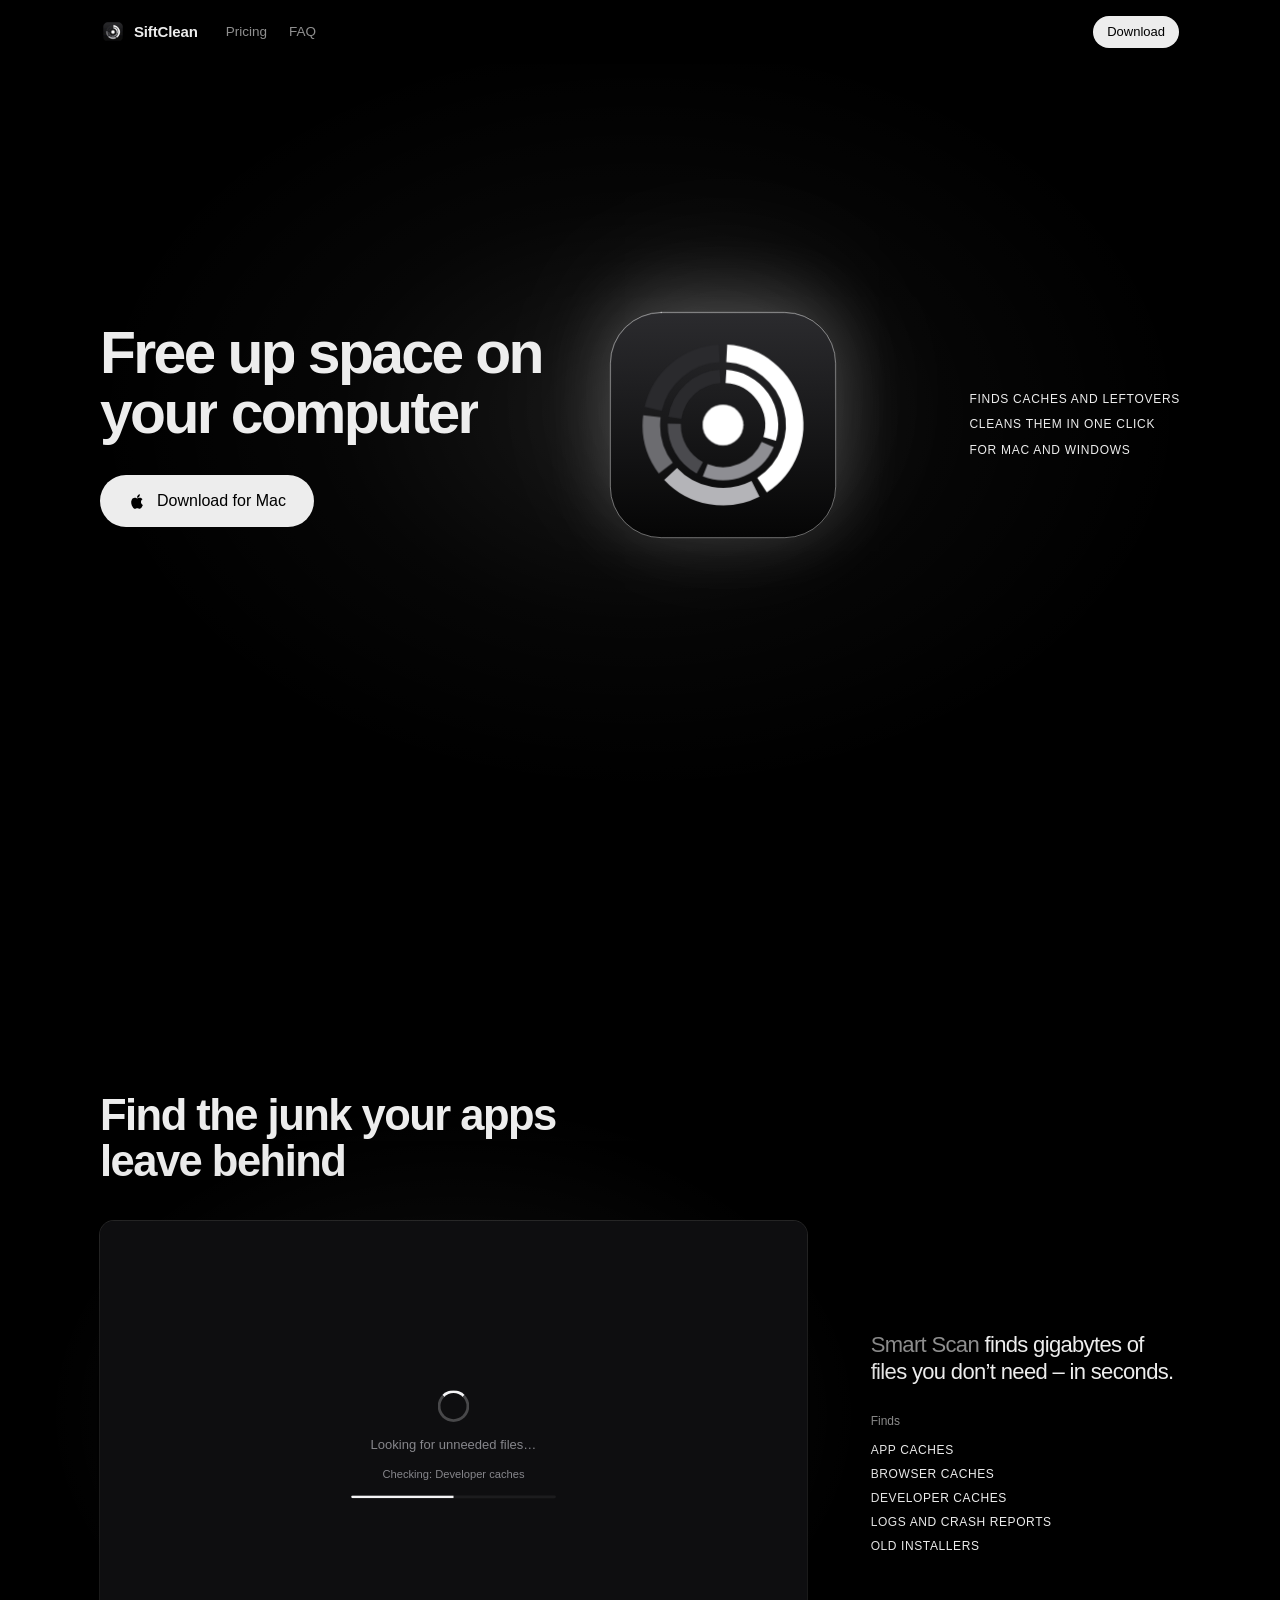
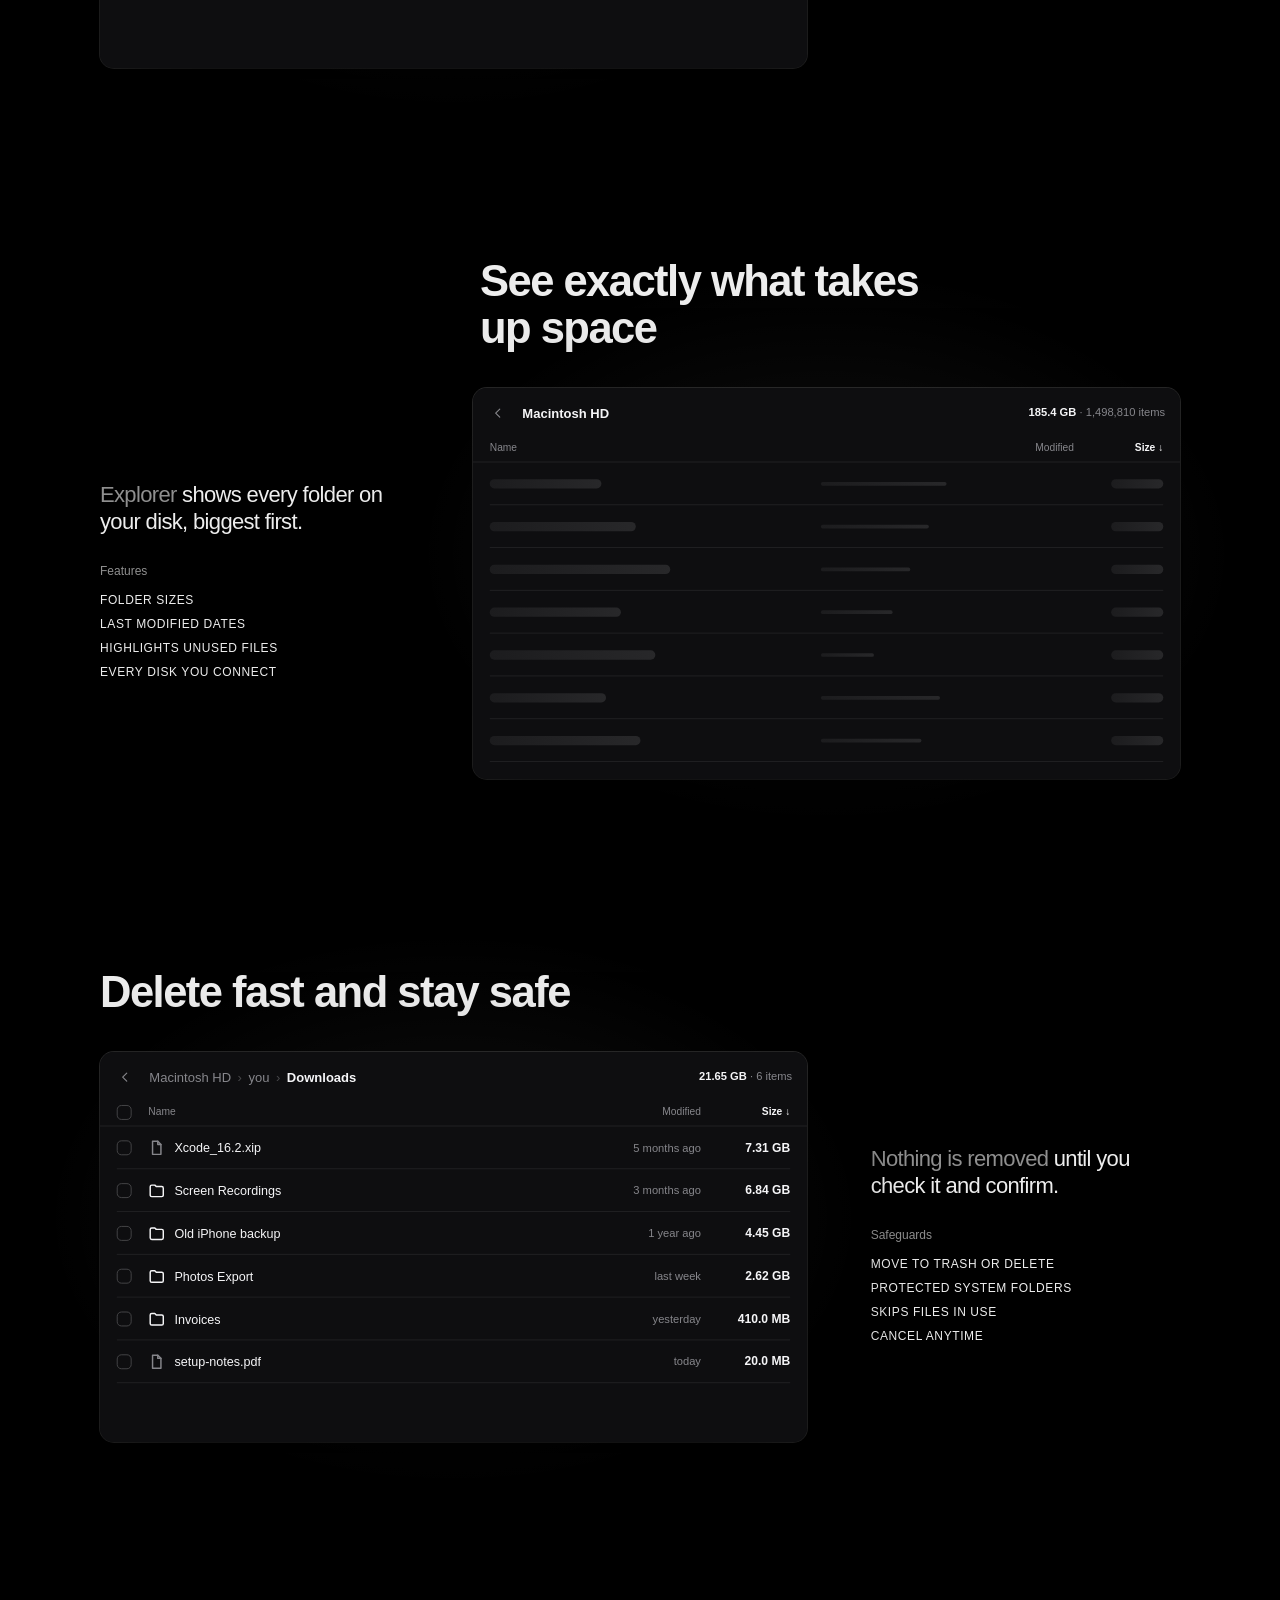
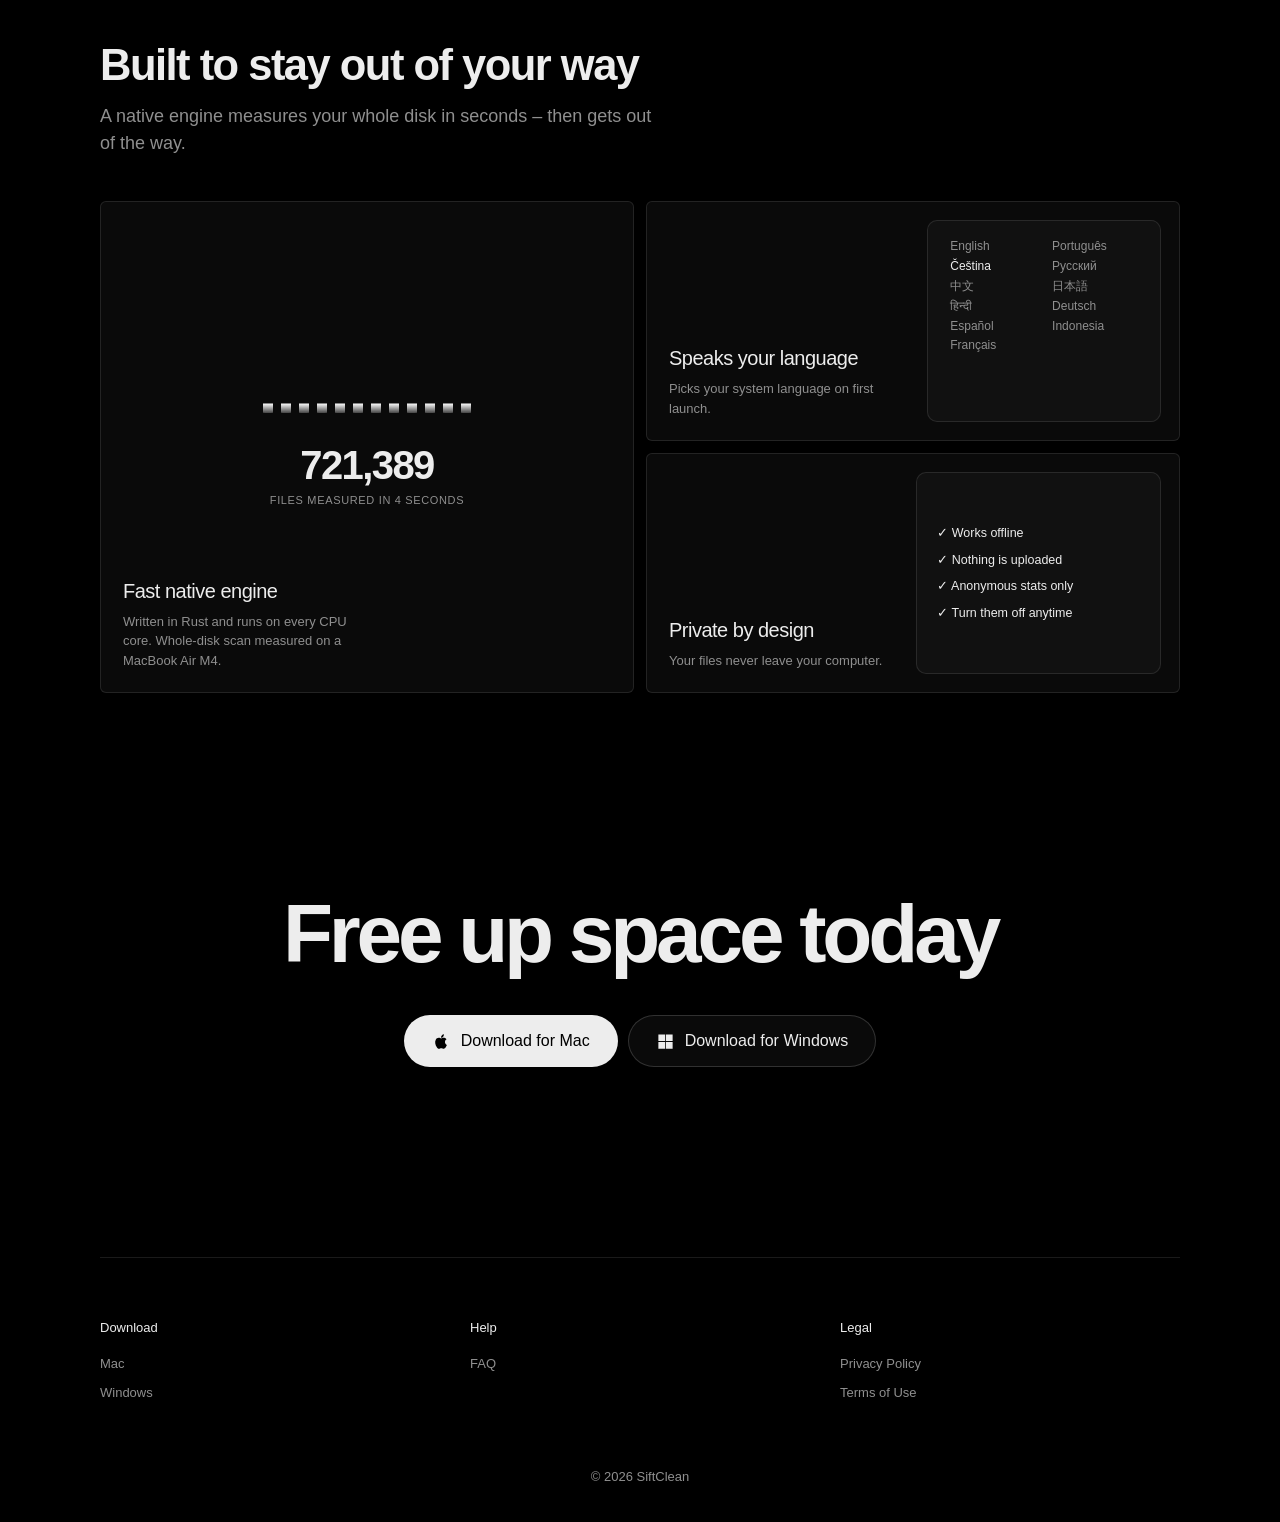
<file: index.html>
<!doctype html>
<html lang="en">
<head>
  <meta charset="utf-8">
  <meta name="viewport" content="width=device-width, initial-scale=1">
  <title>SiftClean – free up space on your computer</title>
  <meta name="description" content="SiftClean finds caches, old installers and other junk files and removes them safely. Free for Mac and Windows.">
  <meta property="og:title" content="SiftClean – free up space on your computer">
  <meta property="og:description" content="Finds junk files and removes them safely. Free for Mac and Windows.">
  <meta property="og:image" content="assets/icon.png">
  <meta name="theme-color" content="#000000">
  <link rel="icon" href="assets/favicon.png">
  <link rel="stylesheet" href="css/base.css">
  <link rel="stylesheet" href="css/site.css">
  <link rel="stylesheet" href="css/demos.css">
</head>
<body>
  <header class="nav" id="nav">
    <a class="brand" href="./"><img src="assets/icon.png" alt=""><span>SiftClean</span></a>
    <nav class="links">
      <a href="pricing">Pricing</a>
      <a href="faq">FAQ</a>
    </nav>
    <a class="pill solid small nav-dl" href="#">Download</a>
  </header>

  <main>
    <section class="hero wrap">
      <div class="hero-copy">
        <h1 class="split">Free up space on your computer</h1>
        <div class="get rise" style="--d:.55s">
          <a class="pill solid big dl primary-dl" data-platform="mac" href="#">
            <span class="os-mac"><svg viewBox="0 0 24 24" class="fillicon"><path d="M16.37 12.6c-.02-2.3 1.88-3.4 1.96-3.46-1.07-1.56-2.73-1.78-3.32-1.8-1.41-.14-2.76.83-3.48.83-.72 0-1.82-.81-3-.79-1.54.02-2.97.9-3.76 2.28-1.6 2.78-.41 6.9 1.15 9.16.76 1.1 1.67 2.34 2.86 2.3 1.15-.05 1.58-.74 2.97-.74 1.38 0 1.77.74 2.98.72 1.23-.02 2.01-1.12 2.76-2.23.87-1.28 1.23-2.52 1.25-2.58-.03-.01-2.4-.92-2.42-3.66zM14.1 5.86c.63-.77 1.06-1.83.94-2.89-.91.04-2.01.61-2.67 1.37-.58.67-1.1 1.76-.96 2.8 1.02.08 2.06-.52 2.69-1.28z"/></svg></span>
            <span class="os-win"><svg viewBox="0 0 24 24" class="fillicon"><path d="M3 3h8.5v8.5H3zM12.5 3H21v8.5h-8.5zM3 12.5h8.5V21H3zM12.5 12.5H21V21h-8.5z"/></svg></span>
            <span class="dl-label">Download for Mac</span>
          </a>
        </div>
      </div>
      <div class="logo-anim rise" style="--d:.2s" aria-hidden="true">
        <svg viewBox="0 0 1024 1024">
          <defs>
            <linearGradient id="lgBg" x1="0" y1="0" x2="0" y2="1"><stop offset="0" stop-color="#2b2b2e"/><stop offset="1" stop-color="#050505"/></linearGradient>
            <linearGradient id="lgHl" x1="0" y1="0" x2="0" y2="1"><stop offset="0" stop-color="#fff" stop-opacity=".22"/><stop offset=".5" stop-color="#fff" stop-opacity="0"/></linearGradient>
          </defs>
          <rect x="100" y="100" width="824" height="824" rx="186" fill="url(#lgBg)"/>
          <rect x="101.5" y="101.5" width="821" height="821" rx="184.5" fill="none" stroke="url(#lgHl)" stroke-width="3"/>
          <g class="ring outer"></g>
          <g class="ring inner"></g>
          <circle class="core" cx="512" cy="512" r="74" fill="#fff"/>
        </svg>
      </div>
      <ul class="hero-tags mono rise" style="--d:.75s">
        <li>Finds caches and leftovers</li>
        <li>Cleans them in one click</li>
        <li>For Mac and Windows</li>
      </ul>
    </section>

    <section class="facts wrap">
      <div class="reveal"><svg viewBox="0 0 24 24"><rect x="3" y="4.5" width="18" height="12" rx="2"/><path d="M8 20h8M12 16.5V20"/></svg>macOS 12+</div>
      <div class="reveal"><svg viewBox="0 0 24 24"><rect x="4" y="4" width="7" height="7" rx=".6"/><rect x="13" y="4" width="7" height="7" rx=".6"/><rect x="4" y="13" width="7" height="7" rx=".6"/><rect x="13" y="13" width="7" height="7" rx=".6"/></svg>Windows 10 &amp; 11</div>
      <div class="reveal"><svg viewBox="0 0 24 24"><circle cx="12" cy="12" r="8.5"/><path d="M3.5 12h17M12 3.5c2.4 2.6 3.5 5.4 3.5 8.5s-1.1 5.9-3.5 8.5c-2.4-2.6-3.5-5.4-3.5-8.5S9.6 6.1 12 3.5z"/></svg>11 languages</div>
      <div class="reveal"><svg viewBox="0 0 24 24"><path d="M4 4l16 16M8.5 8.6A7 7 0 0 0 6.2 18H17M12 5a7 7 0 0 1 6.9 5.8A4.5 4.5 0 0 1 21 16.6"/></svg>Works offline</div>
    </section>

    <section class="feature wrap" id="smart-scan">
      <h2 class="reveal">Find the junk your apps leave behind</h2>
      <div class="feature-body">
        <div class="glow-box reveal">
          <div class="aw-fit"><div class="aw" id="smartDemo"></div></div>
        </div>
        <div class="feature-side reveal">
          <p class="claim"><span>Smart Scan</span> finds gigabytes of files you don’t need – in seconds.</p>
          <span class="label">Finds</span>
          <ul class="mono"><li>App caches</li><li>Browser caches</li><li>Developer caches</li><li>Logs and crash reports</li><li>Old installers</li></ul>
        </div>
      </div>
    </section>

    <section class="feature flip wrap" id="explorer">
      <h2 class="reveal">See exactly what takes up space</h2>
      <div class="feature-body">
        <div class="feature-side reveal">
          <p class="claim"><span>Explorer</span> shows every folder on your disk, biggest first.</p>
          <span class="label">Features</span>
          <ul class="mono"><li>Folder sizes</li><li>Last modified dates</li><li>Highlights unused files</li><li>Every disk you connect</li></ul>
        </div>
        <div class="glow-box reveal">
          <div class="aw-fit"><div class="aw" id="exDemo"></div></div>
        </div>
      </div>
    </section>

    <section class="feature wrap" id="safety">
      <h2 class="reveal">Delete fast and stay safe</h2>
      <div class="feature-body">
        <div class="glow-box reveal">
          <div class="aw-fit"><div class="aw" id="delDemo"></div></div>
        </div>
        <div class="feature-side reveal">
          <p class="claim"><span>Nothing is removed</span> until you check it and confirm.</p>
          <span class="label">Safeguards</span>
          <ul class="mono"><li>Move to Trash or delete</li><li>Protected system folders</li><li>Skips files in use</li><li>Cancel anytime</li></ul>
        </div>
      </div>
    </section>

    <section class="more wrap">
      <h2 class="reveal">Built to stay out of your way</h2>
      <p class="section-lead reveal">A native engine measures your whole disk in seconds – then gets out of the way.</p>
      <div class="bento">
        <div class="tile big reveal" id="speedTile">
          <div class="speed-art" aria-hidden="true"><div class="cores"></div><div class="count mono"><b id="fileCount">0</b><span>files measured in 4 seconds</span></div></div>
          <div class="tile-copy"><b>Fast native engine</b><span>Written in Rust and runs on every CPU core. Whole-disk scan measured on a MacBook Air M4.</span></div>
        </div>
        <div class="tile reveal">
          <div class="tile-copy"><b>Speaks your language</b><span>Picks your system language on first launch.</span></div>
          <ul class="lang-list mono" id="langList"><li>English</li><li>Čeština</li><li>中文</li><li>हिन्दी</li><li>Español</li><li>Français</li><li>Português</li><li>Русский</li><li>日本語</li><li>Deutsch</li><li>Indonesia</li></ul>
        </div>
        <div class="tile reveal">
          <div class="tile-copy"><b>Private by design</b><span>Your files never leave your computer.</span></div>
          <div class="checks mono"><span>✓ Works offline</span><span>✓ Nothing is uploaded</span><span>✓ Anonymous stats only</span><span>✓ Turn them off anytime</span></div>
        </div>
      </div>
    </section>

    <section class="cta-final wrap" id="download">
      <h2 class="reveal">Free up space today</h2>
      <div class="cta reveal">
        <a class="pill solid big dl" data-platform="mac" href="#"><svg viewBox="0 0 24 24" class="fillicon"><path d="M16.37 12.6c-.02-2.3 1.88-3.4 1.96-3.46-1.07-1.56-2.73-1.78-3.32-1.8-1.41-.14-2.76.83-3.48.83-.72 0-1.82-.81-3-.79-1.54.02-2.97.9-3.76 2.28-1.6 2.78-.41 6.9 1.15 9.16.76 1.1 1.67 2.34 2.86 2.3 1.15-.05 1.58-.74 2.97-.74 1.38 0 1.77.74 2.98.72 1.23-.02 2.01-1.12 2.76-2.23.87-1.28 1.23-2.52 1.25-2.58-.03-.01-2.4-.92-2.42-3.66zM14.1 5.86c.63-.77 1.06-1.83.94-2.89-.91.04-2.01.61-2.67 1.37-.58.67-1.1 1.76-.96 2.8 1.02.08 2.06-.52 2.69-1.28z"/></svg>Download for Mac</a>
        <a class="pill ghost big dl" data-platform="win" href="#"><svg viewBox="0 0 24 24" class="fillicon"><path d="M3 3h8.5v8.5H3zM12.5 3H21v8.5h-8.5zM3 12.5h8.5V21H3zM12.5 12.5H21V21h-8.5z"/></svg>Download for Windows</a>
      </div>
      <div class="social mono hidden" id="publicStats"></div>
    </section>
  </main>

  <footer class="footer wrap">
    <div class="foot-cols">
      <div><b>Download</b><a class="dl" data-platform="mac" href="#">Mac</a><a class="dl" data-platform="win" href="#">Windows</a></div>
      <div><b>Help</b><a href="faq">FAQ</a><a data-contact-line data-contact href="#">Contact</a></div>
      <div><b>Legal</b><a href="privacy">Privacy Policy</a><a href="terms">Terms of Use</a></div>
    </div>
    <div class="foot-bottom"><span class="copy">© 2026 SiftClean</span></div>
  </footer>
  <script src="js/config.js"></script>
  <script src="js/site.js"></script>
  <script src="js/demos.js"></script>
</body>
</html>
</file>
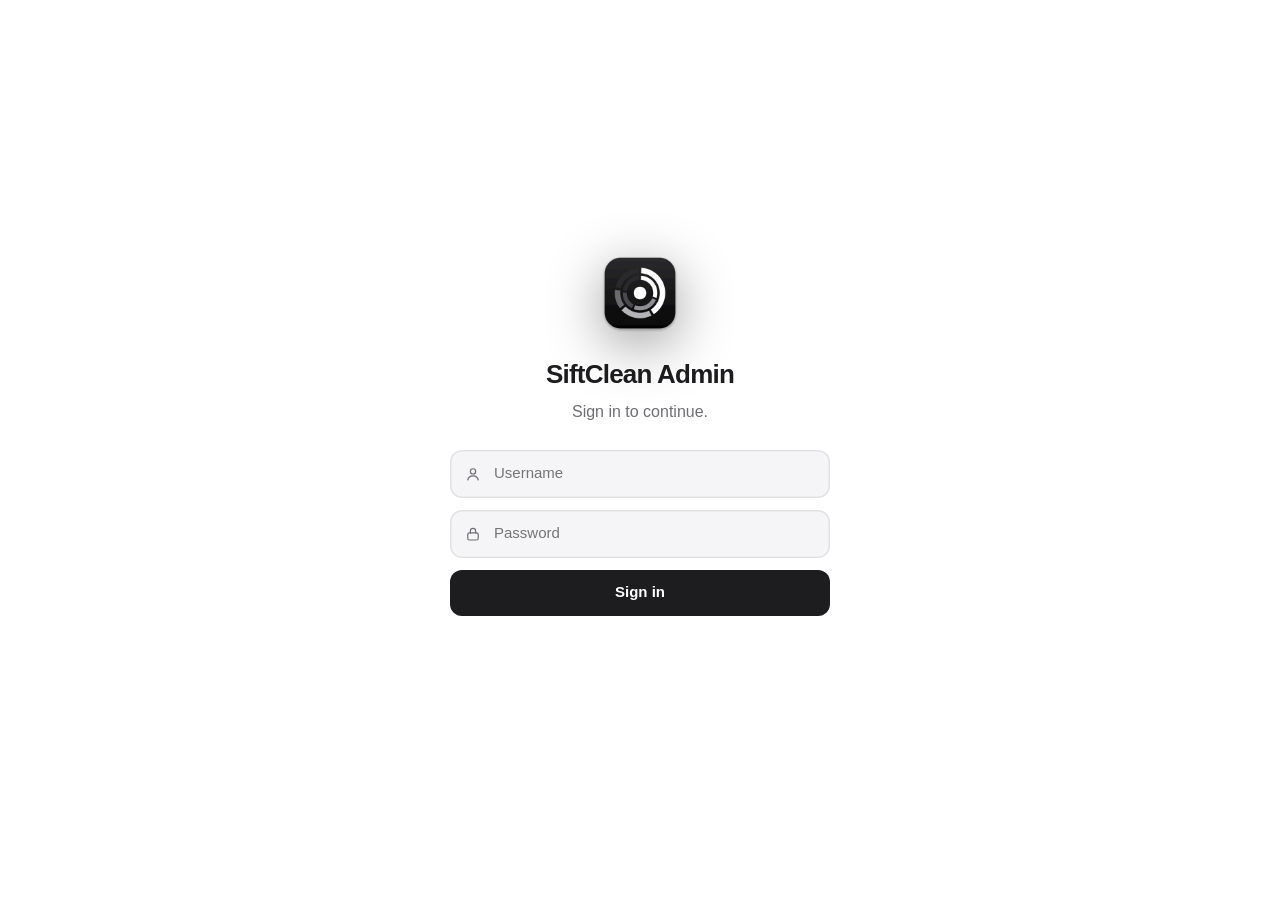
<file: admin.html>
<!doctype html>
<html lang="en">
<head>
  <meta charset="utf-8">
  <meta name="viewport" content="width=device-width, initial-scale=1">
  <meta name="robots" content="noindex, nofollow">
  <title>SiftClean Admin</title>
  <link rel="icon" href="assets/favicon.png">
  <link rel="stylesheet" href="css/base.css">
  <link rel="stylesheet" href="css/admin.css">
</head>
<body>
  <section class="login hidden" id="login">
    <form class="login-card" id="loginForm">
      <img src="assets/icon.png" alt="">
      <h1>SiftClean Admin</h1>
      <p>Sign in to continue.</p>
      <label class="field">
        <svg viewBox="0 0 24 24"><circle cx="12" cy="8.5" r="3.5"/><path d="M5 20c.8-3.6 3.6-5.5 7-5.5s6.2 1.9 7 5.5"/></svg>
        <input type="text" id="username" placeholder="Username" autocomplete="username" required autofocus>
      </label>
      <label class="field">
        <svg viewBox="0 0 24 24"><rect x="5" y="10.5" width="14" height="9.5" rx="2.5"/><path d="M8.5 10.5V8a3.5 3.5 0 0 1 7 0v2.5"/></svg>
        <input type="password" id="password" placeholder="Password" autocomplete="current-password" required>
      </label>
      <button class="btn solid" type="submit" id="loginBtn">Sign in</button>
      <div class="msg" id="loginMsg"></div>
    </form>
  </section>

  <section class="dash hidden" id="dash">
    <header class="top">
      <div class="brand"><img src="assets/icon.png" alt=""><span>SiftClean</span><em>Admin</em></div>
      <div class="seg" id="range">
        <button data-days="7">7 days</button>
        <button data-days="30" class="on">30 days</button>
        <button data-days="90">90 days</button>
      </div>
      <div class="top-actions">
        <span class="updated" id="updated"></span>
        <button class="btn plain small" id="refresh">Refresh</button>
        <button class="btn plain small" id="logout">Sign out</button>
      </div>
    </header>

    <div class="heroes">
      <div class="hero-tile"><span>Total users</span><b id="kUsers">–</b><small id="kUsersSub"></small></div>
      <div class="hero-tile"><span>Data deleted with SiftClean</span><b id="kBytes">–</b><small id="kBytesSub"></small></div>
    </div>

    <div class="tiles">
      <div class="tile"><span>Active · 7 days</span><b id="kA7">–</b></div>
      <div class="tile"><span>Active · 30 days</span><b id="kA30">–</b></div>
      <div class="tile"><span>Scans</span><b id="kScans">–</b></div>
      <div class="tile"><span>Deletions</span><b id="kDeletes">–</b></div>
      <div class="tile"><span>App launches</span><b id="kLaunches">–</b></div>
      <div class="tile"><span>Website downloads</span><b id="kDownloads">–</b></div>
    </div>

    <div class="charts">
      <div class="panel wide"><div class="panel-head"><h2>Data deleted per day</h2><span id="sumBytes"></span></div><div class="chart" id="chBytes"></div><details><summary>Show table</summary><div class="table" id="tbBytes"></div></details></div>
      <div class="panel"><div class="panel-head"><h2>New users per day</h2><span id="sumNew"></span></div><div class="chart" id="chNew"></div><details><summary>Show table</summary><div class="table" id="tbNew"></div></details></div>
      <div class="panel"><div class="panel-head"><h2>Active users per day</h2><span id="sumActive"></span></div><div class="chart" id="chActive"></div><details><summary>Show table</summary><div class="table" id="tbActive"></div></details></div>
      <div class="panel"><div class="panel-head"><h2>Platforms</h2></div><div class="bars" id="lsPlatforms"></div></div>
      <div class="panel"><div class="panel-head"><h2>Languages</h2></div><div class="bars" id="lsLanguages"></div></div>
      <div class="panel"><div class="panel-head"><h2>App versions</h2></div><div class="bars" id="lsVersions"></div></div>
      <div class="panel"><div class="panel-head"><h2>Totals</h2></div><div class="bars" id="lsTotals"></div></div>
    </div>
  </section>

  <section class="notice hidden" id="notice">
    <img src="assets/icon.png" alt="">
    <h1>Backend not configured</h1>
    <p>Set the Google Apps Script web app URL as <code>api</code> in <code>js/config.js</code>.</p>
  </section>

  <div class="tip hidden" id="tip"></div>
  <script src="js/config.js"></script>
  <script src="js/admin.js"></script>
</body>
</html>
</file>
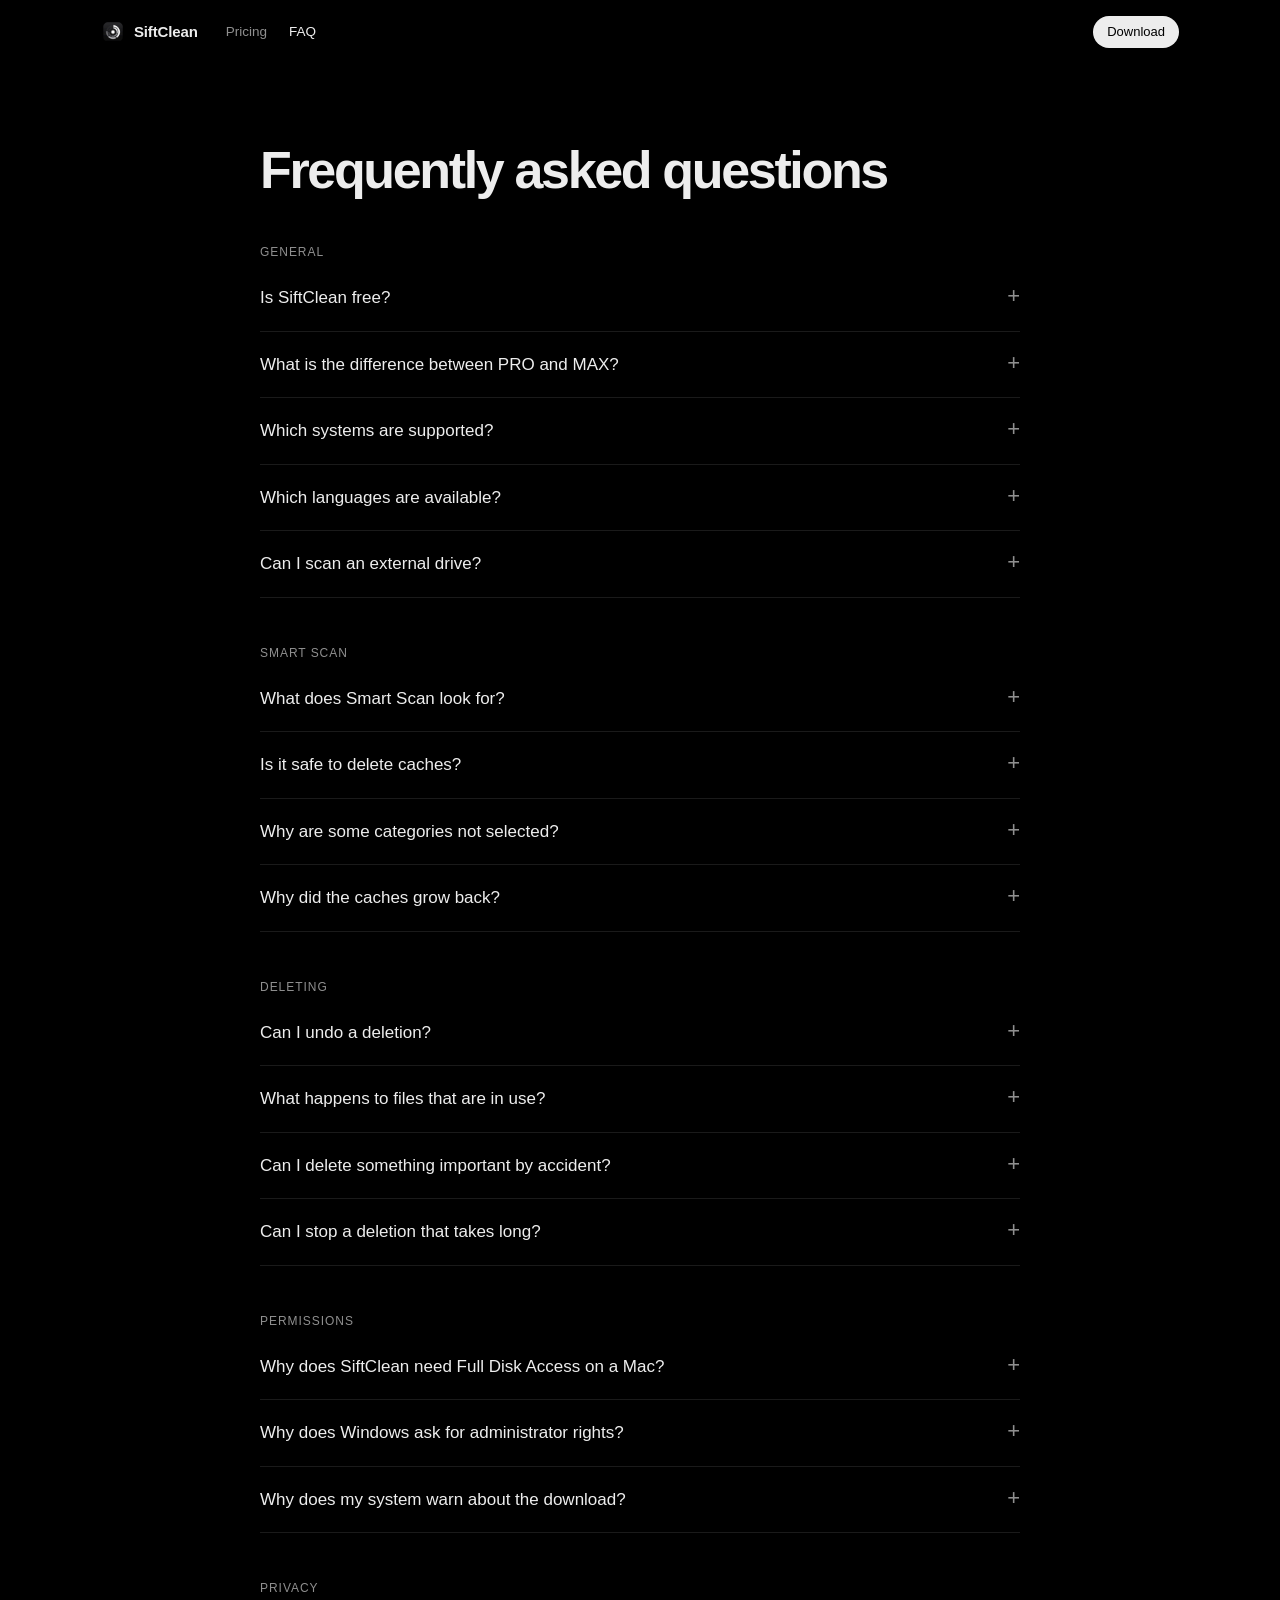
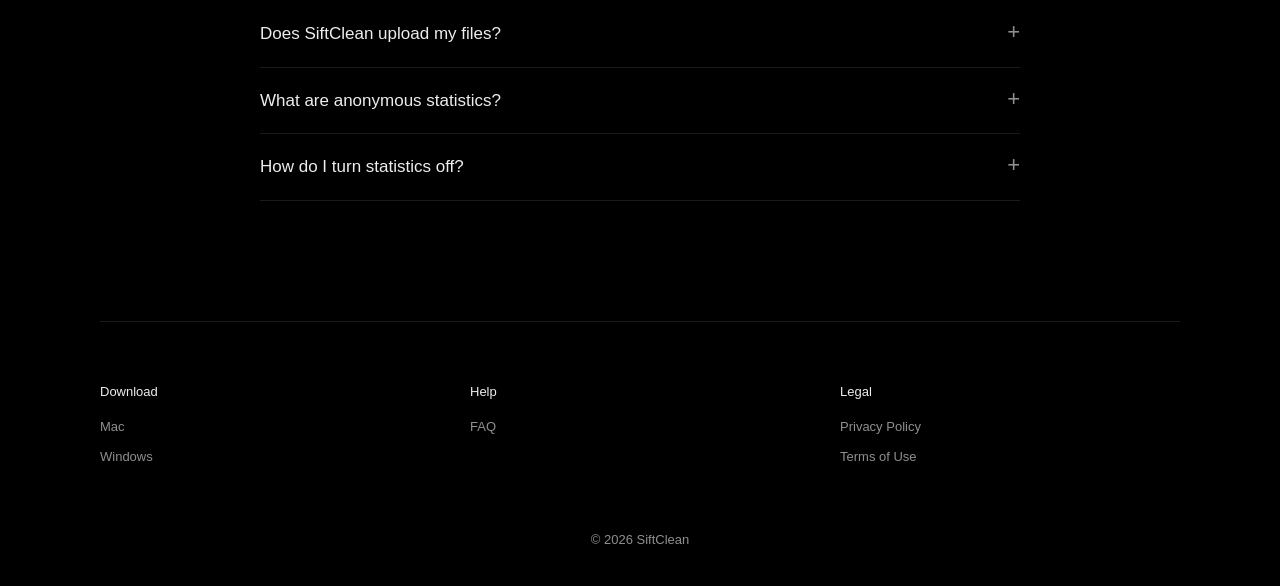
<file: faq.html>
<!doctype html>
<html lang="en">
<head>
  <meta charset="utf-8">
  <meta name="viewport" content="width=device-width, initial-scale=1">
  <title>FAQ – SiftClean</title>
  <meta name="description" content="Answers to common questions about SiftClean, Smart Scan, deleting files, permissions and privacy.">
  <meta name="theme-color" content="#000000">
  <link rel="icon" href="assets/favicon.png">
  <link rel="stylesheet" href="css/base.css">
  <link rel="stylesheet" href="css/site.css">
</head>
<body>
  <header class="nav" id="nav">
    <a class="brand" href="./"><img src="assets/icon.png" alt=""><span>SiftClean</span></a>
    <nav class="links">
      <a href="pricing">Pricing</a>
      <a href="faq" class="on">FAQ</a>
    </nav>
    <a class="pill solid small nav-dl" href="#">Download</a>
  </header>
  <main class="doc wrap">
    <h1>Frequently asked questions</h1>
    <p class="updated" data-contact-line>Can’t find an answer? Write to <a data-contact href="#"></a>.</p>
    <section class="faq-group">
      <h2>General</h2>
      <details><summary>Is SiftClean free?</summary><p>Yes. The Free plan lets you scan your whole disk, browse it in the Explorer and move files to the Trash – with no time limit and no account. Smart Scan, permanent deleting, last modified dates, highlighting of unused files and scanning a single folder are part of PRO and MAX. See <a href="pricing">Pricing</a>.</p></details>
      <details><summary>What is the difference between PRO and MAX?</summary><p>Both unlock every feature. A PRO license works on 1 device, a MAX license works on up to 3 devices. You can pay monthly or once for a lifetime license.</p></details>
      <details><summary>Which systems are supported?</summary><p>macOS 12 or later on Apple silicon and Intel Macs, and Windows 10 or 11 (64-bit).</p></details>
      <details><summary>Which languages are available?</summary><p>English, Czech, Chinese, Hindi, Spanish, French, Portuguese, Russian, Japanese, German and Indonesian. The app picks your system language on first launch and you can change it in Settings.</p></details>
      <details><summary>Can I scan an external drive?</summary><p>Yes. Pick the disk from the drive menu in the explorer, or choose any folder with the Folder button.</p></details>
    </section>
    <section class="faq-group">
      <h2>Smart Scan</h2>
      <details><summary>What does Smart Scan look for?</summary><p>App and browser caches, logs and crash reports, the Trash, developer caches (npm, Gradle, Cargo, Xcode and others), Mail attachments, system caches, installers in Downloads and local device backups.</p></details>
      <details><summary>Is it safe to delete caches?</summary><p>Caches are temporary data that apps recreate when needed. An app may start a little slower the first time after cleaning. For the best result, quit the apps whose caches you are about to remove.</p></details>
      <details><summary>Why are some categories not selected?</summary><p>System caches, installers, device backups and large AI models can be useful or hard to get back, so SiftClean lists them but leaves the decision to you.</p></details>
      <details><summary>Why did the caches grow back?</summary><p>That’s normal. Apps keep caches to work faster. Running Smart Scan every few weeks is usually enough.</p></details>
    </section>
    <section class="faq-group">
      <h2>Deleting</h2>
      <details><summary>Can I undo a deletion?</summary><p>Items deleted permanently can’t be restored. If you want a safety net, choose “Move to Trash” in Settings – then you can restore items from the Trash or Recycle Bin.</p></details>
      <details><summary>What happens to files that are in use?</summary><p>They are skipped. SiftClean deletes everything else and tells you how many files were left in place.</p></details>
      <details><summary>Can I delete something important by accident?</summary><p>System folders, the root of each disk and your main user folders are protected. Every deletion is confirmed first unless you turn confirmations off.</p></details>
      <details><summary>Can I stop a deletion that takes long?</summary><p>Yes. Long deletions show their progress and a Cancel button. What has already been deleted stays deleted.</p></details>
    </section>
    <section class="faq-group">
      <h2>Permissions</h2>
      <details><summary>Why does SiftClean need Full Disk Access on a Mac?</summary><p>macOS hides some folders from apps unless you grant Full Disk Access. Without it SiftClean can’t measure or clean those folders. You grant it in System Settings → Privacy &amp; Security → Full Disk Access.</p></details>
      <details><summary>Why does Windows ask for administrator rights?</summary><p>With administrator rights SiftClean reads the NTFS file table directly, which makes a full scan many times faster, and it can clean system-wide temporary files.</p></details>
      <details><summary>Why does my system warn about the download?</summary><p>The current builds are not signed with a developer certificate yet, so macOS and Windows show a warning the first time you open the app.</p></details>
    </section>
    <section class="faq-group">
      <h2>Privacy</h2>
      <details><summary>Does SiftClean upload my files?</summary><p>No. Scanning and deleting happen entirely on your computer. File names, paths and contents never leave it.</p></details>
      <details><summary>What are anonymous statistics?</summary><p>If you allow it, the app sends counts such as how many times it was opened and how much space was freed. See the <a href="privacy">Privacy Policy</a> for the full list.</p></details>
      <details><summary>How do I turn statistics off?</summary><p>Open Settings and switch off “Share analytics”. You can also turn it off during the first-run setup.</p></details>
    </section>
  </main>
  <footer class="footer wrap">
    <div class="foot-cols">
      <div><b>Download</b><a class="dl" data-platform="mac" href="#">Mac</a><a class="dl" data-platform="win" href="#">Windows</a></div>
      <div><b>Help</b><a href="faq">FAQ</a><a data-contact-line data-contact href="#">Contact</a></div>
      <div><b>Legal</b><a href="privacy">Privacy Policy</a><a href="terms">Terms of Use</a></div>
    </div>
    <div class="foot-bottom"><span class="copy">© 2026 SiftClean</span></div>
  </footer>
  <script src="js/config.js"></script>
  <script src="js/site.js"></script>
</body>
</html>
</file>
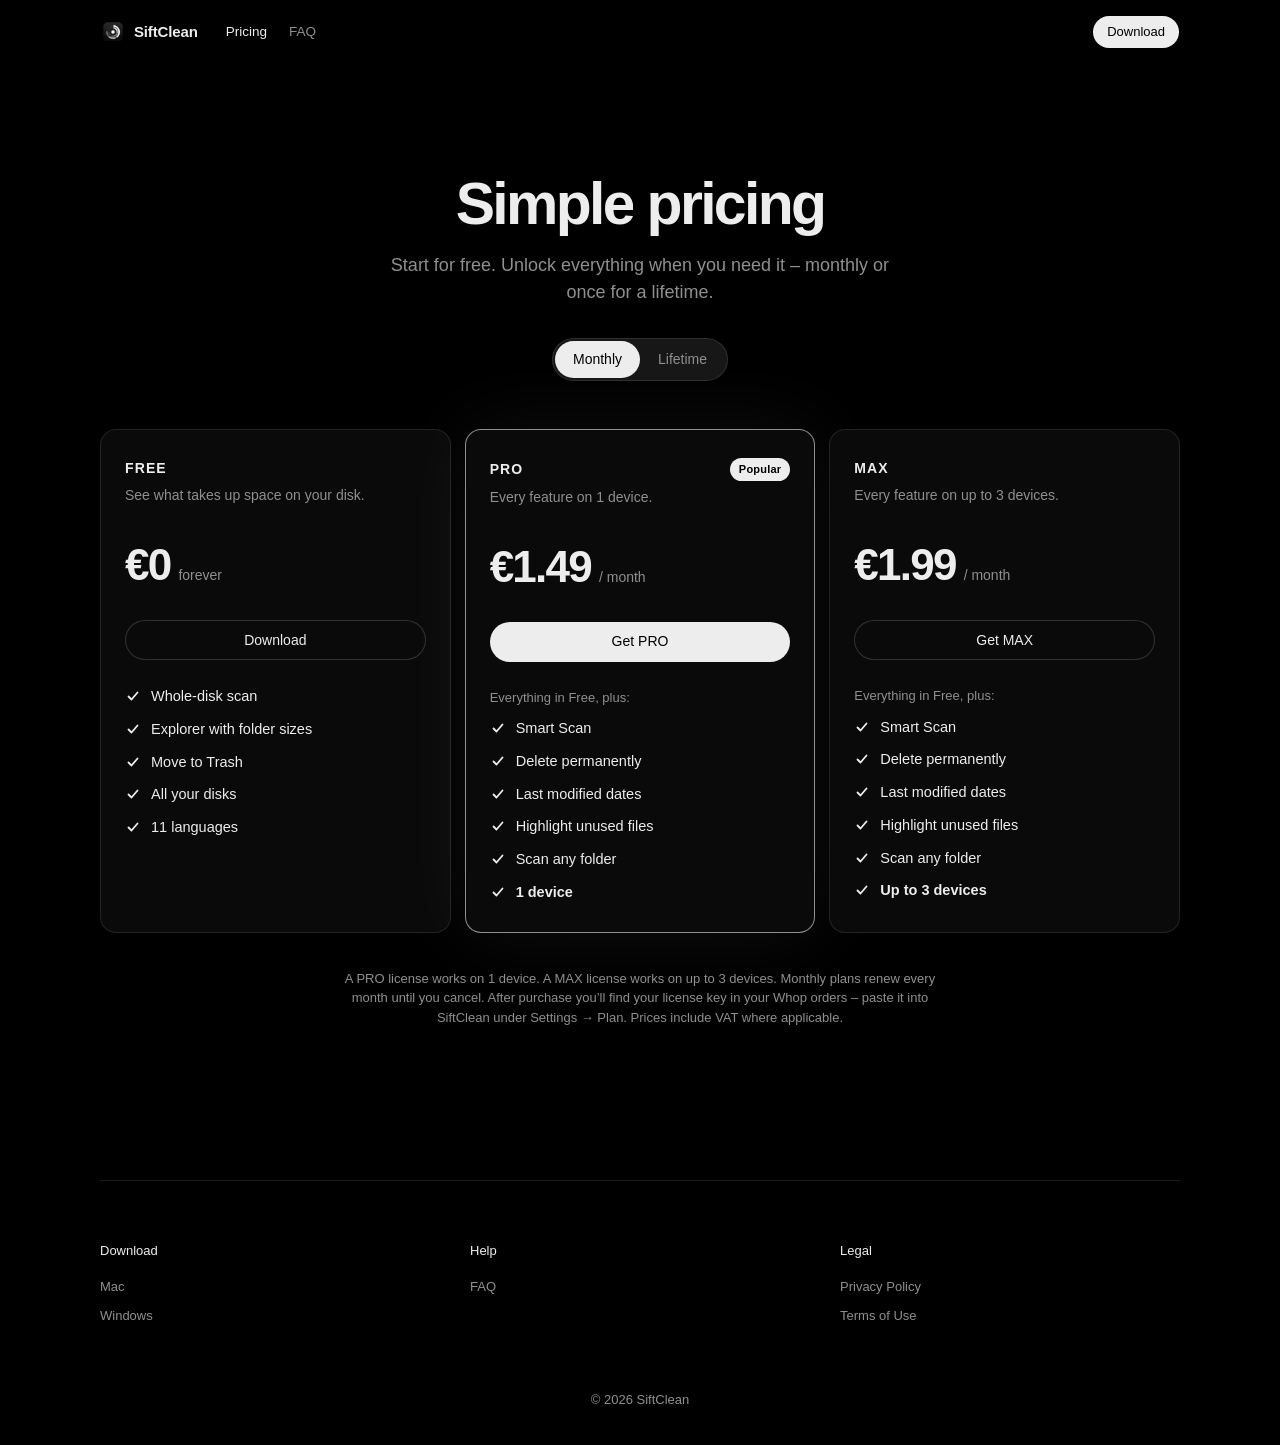
<file: pricing.html>
<!doctype html>
<html lang="en">
<head>
  <meta charset="utf-8">
  <meta name="viewport" content="width=device-width, initial-scale=1">
  <title>Pricing – SiftClean</title>
  <meta name="description" content="SiftClean is free to use. PRO and MAX unlock Smart Scan, permanent deleting and more – monthly or as a lifetime license.">
  <meta name="theme-color" content="#000000">
  <link rel="icon" href="assets/favicon.png">
  <link rel="stylesheet" href="css/base.css">
  <link rel="stylesheet" href="css/site.css">
</head>
<body>
  <header class="nav" id="nav">
    <a class="brand" href="./"><img src="assets/icon.png" alt=""><span>SiftClean</span></a>
    <nav class="links">
      <a href="pricing" class="on">Pricing</a>
      <a href="faq">FAQ</a>
    </nav>
    <a class="pill solid small nav-dl" href="#">Download</a>
  </header>
  <main class="pricing wrap">
    <h1 class="split">Simple pricing</h1>
    <p class="pr-lead rise" style="--d:.35s">Start for free. Unlock everything when you need it – monthly or once for a lifetime.</p>
    <div class="bill rise" style="--d:.45s" id="bill"><button data-bill="monthly" class="on">Monthly</button><button data-bill="lifetime">Lifetime</button></div>
    <div class="plans">
      <div class="plan reveal">
        <div class="plan-name">FREE</div>
        <p>See what takes up space on your disk.</p>
        <div class="plan-price"><b>€0</b><span>forever</span></div>
        <a class="pill ghost dl" href="#">Download</a>
        <ul><li><svg viewBox="0 0 16 16"><path d="m3.5 8.5 3 3 6-7"/></svg>Whole-disk scan</li><li><svg viewBox="0 0 16 16"><path d="m3.5 8.5 3 3 6-7"/></svg>Explorer with folder sizes</li><li><svg viewBox="0 0 16 16"><path d="m3.5 8.5 3 3 6-7"/></svg>Move to Trash</li><li><svg viewBox="0 0 16 16"><path d="m3.5 8.5 3 3 6-7"/></svg>All your disks</li><li><svg viewBox="0 0 16 16"><path d="m3.5 8.5 3 3 6-7"/></svg>11 languages</li></ul>
      </div>
      <div class="plan hot reveal">
        <div class="plan-name">PRO<em>Popular</em></div>
        <p>Every feature on 1 device.</p>
        <div class="plan-price"><b data-monthly="1.49" data-lifetime="9.99">€1.49</b><span data-unit>/ month</span></div>
        <a class="pill solid buy" data-plan="pro" href="#">Get PRO</a>
        <ul><li class="lead">Everything in Free, plus:</li><li><svg viewBox="0 0 16 16"><path d="m3.5 8.5 3 3 6-7"/></svg>Smart Scan</li><li><svg viewBox="0 0 16 16"><path d="m3.5 8.5 3 3 6-7"/></svg>Delete permanently</li><li><svg viewBox="0 0 16 16"><path d="m3.5 8.5 3 3 6-7"/></svg>Last modified dates</li><li><svg viewBox="0 0 16 16"><path d="m3.5 8.5 3 3 6-7"/></svg>Highlight unused files</li><li><svg viewBox="0 0 16 16"><path d="m3.5 8.5 3 3 6-7"/></svg>Scan any folder</li><li class="dev"><svg viewBox="0 0 16 16"><path d="m3.5 8.5 3 3 6-7"/></svg>1 device</li></ul>
      </div>
      <div class="plan reveal">
        <div class="plan-name">MAX</div>
        <p>Every feature on up to 3 devices.</p>
        <div class="plan-price"><b data-monthly="1.99" data-lifetime="14.99">€1.99</b><span data-unit>/ month</span></div>
        <a class="pill ghost buy" data-plan="max" href="#">Get MAX</a>
        <ul><li class="lead">Everything in Free, plus:</li><li><svg viewBox="0 0 16 16"><path d="m3.5 8.5 3 3 6-7"/></svg>Smart Scan</li><li><svg viewBox="0 0 16 16"><path d="m3.5 8.5 3 3 6-7"/></svg>Delete permanently</li><li><svg viewBox="0 0 16 16"><path d="m3.5 8.5 3 3 6-7"/></svg>Last modified dates</li><li><svg viewBox="0 0 16 16"><path d="m3.5 8.5 3 3 6-7"/></svg>Highlight unused files</li><li><svg viewBox="0 0 16 16"><path d="m3.5 8.5 3 3 6-7"/></svg>Scan any folder</li><li class="dev"><svg viewBox="0 0 16 16"><path d="m3.5 8.5 3 3 6-7"/></svg>Up to 3 devices</li></ul>
      </div>
    </div>
    <p class="pr-note reveal">A PRO license works on 1 device. A MAX license works on up to 3 devices. Monthly plans renew every month until you cancel. After purchase you’ll find your license key in your Whop orders – paste it into SiftClean under Settings → Plan. Prices include VAT where applicable.</p>
  </main>
  <footer class="footer wrap">
    <div class="foot-cols">
      <div><b>Download</b><a class="dl" data-platform="mac" href="#">Mac</a><a class="dl" data-platform="win" href="#">Windows</a></div>
      <div><b>Help</b><a href="faq">FAQ</a><a data-contact-line data-contact href="#">Contact</a></div>
      <div><b>Legal</b><a href="privacy">Privacy Policy</a><a href="terms">Terms of Use</a></div>
    </div>
    <div class="foot-bottom"><span class="copy">© 2026 SiftClean</span></div>
  </footer>
  <script src="js/config.js"></script>
  <script src="js/site.js"></script>
</body>
</html>
</file>
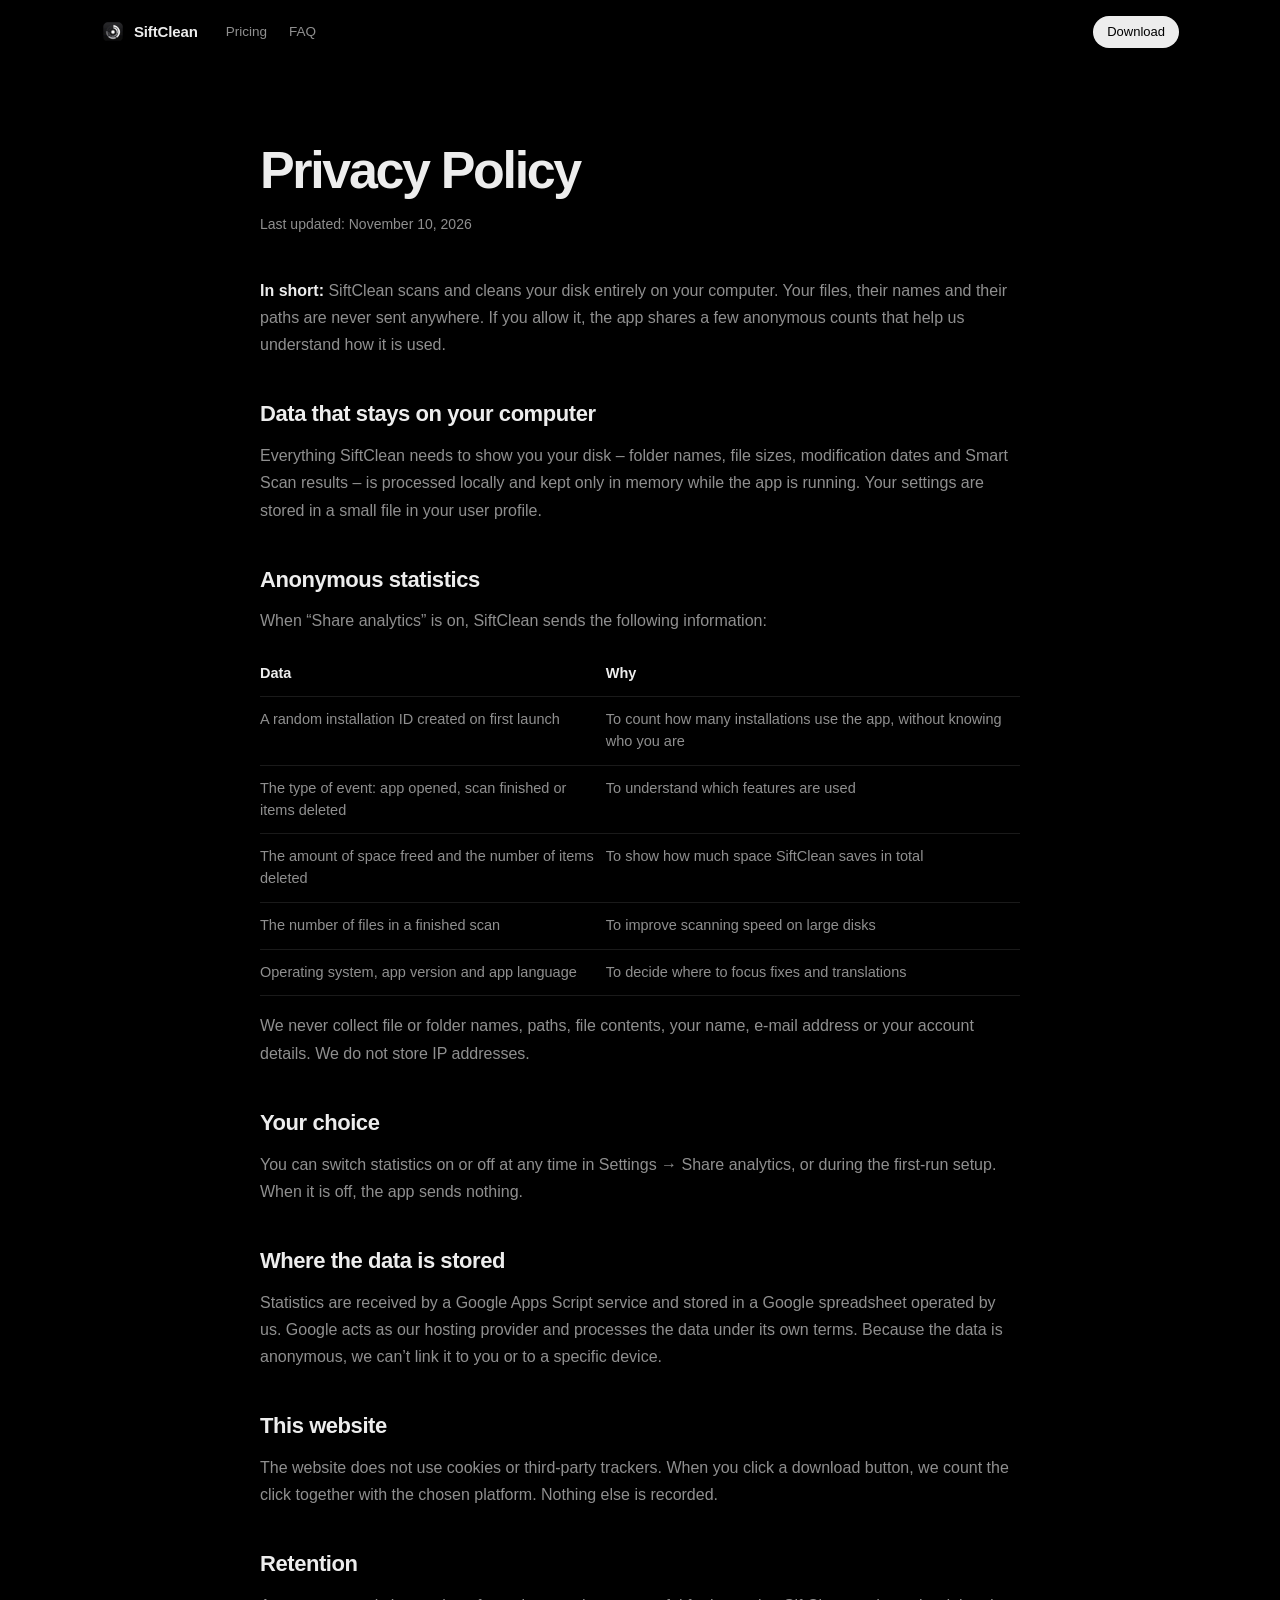
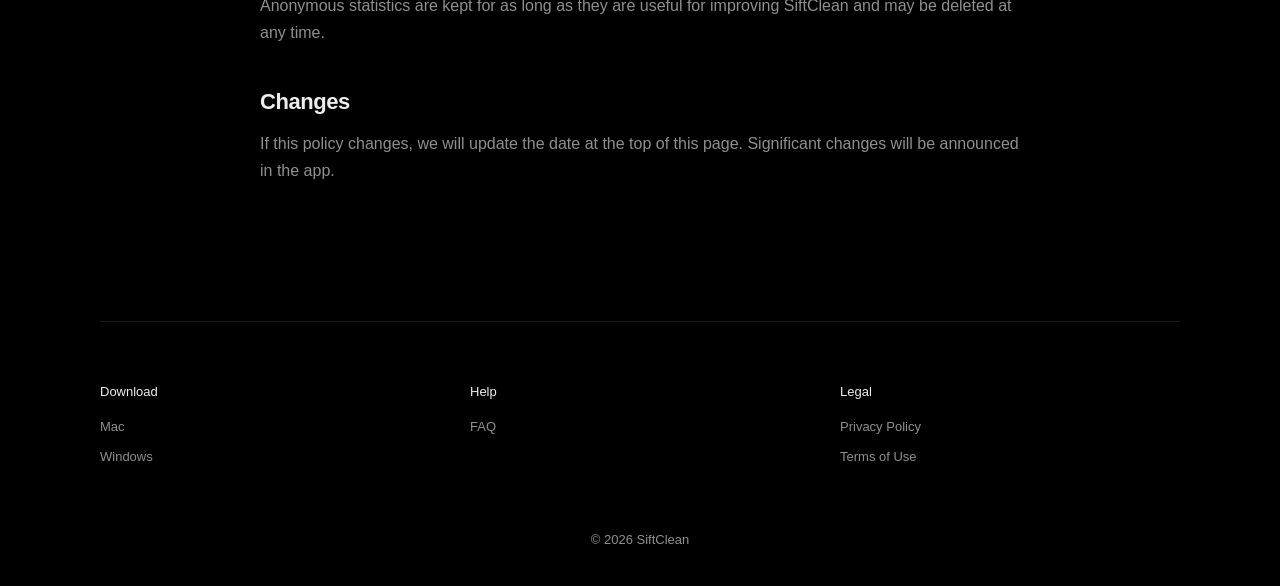
<file: privacy.html>
<!doctype html>
<html lang="en">
<head>
  <meta charset="utf-8">
  <meta name="viewport" content="width=device-width, initial-scale=1">
  <title>Privacy Policy – SiftClean</title>
  <meta name="description" content="How SiftClean handles your data. Your files never leave your computer.">
  <meta name="theme-color" content="#000000">
  <link rel="icon" href="assets/favicon.png">
  <link rel="stylesheet" href="css/base.css">
  <link rel="stylesheet" href="css/site.css">
</head>
<body>
  <header class="nav" id="nav">
    <a class="brand" href="./"><img src="assets/icon.png" alt=""><span>SiftClean</span></a>
    <nav class="links">
      <a href="pricing">Pricing</a>
      <a href="faq">FAQ</a>
    </nav>
    <a class="pill solid small nav-dl" href="#">Download</a>
  </header>
  <main class="doc wrap">
    <h1>Privacy Policy</h1>
    <p class="updated">Last updated: November 10, 2026</p>
    <p><strong>In short:</strong> SiftClean scans and cleans your disk entirely on your computer. Your files, their names and their paths are never sent anywhere. If you allow it, the app shares a few anonymous counts that help us understand how it is used.</p>
    <h2>Data that stays on your computer</h2>
    <p>Everything SiftClean needs to show you your disk – folder names, file sizes, modification dates and Smart Scan results – is processed locally and kept only in memory while the app is running. Your settings are stored in a small file in your user profile.</p>
    <h2>Anonymous statistics</h2>
    <p>When “Share analytics” is on, SiftClean sends the following information:</p>
    <table>
      <tr><th>Data</th><th>Why</th></tr>
      <tr><td>A random installation ID created on first launch</td><td>To count how many installations use the app, without knowing who you are</td></tr>
      <tr><td>The type of event: app opened, scan finished or items deleted</td><td>To understand which features are used</td></tr>
      <tr><td>The amount of space freed and the number of items deleted</td><td>To show how much space SiftClean saves in total</td></tr>
      <tr><td>The number of files in a finished scan</td><td>To improve scanning speed on large disks</td></tr>
      <tr><td>Operating system, app version and app language</td><td>To decide where to focus fixes and translations</td></tr>
    </table>
    <p>We never collect file or folder names, paths, file contents, your name, e-mail address or your account details. We do not store IP addresses.</p>
    <h2>Your choice</h2>
    <p>You can switch statistics on or off at any time in Settings → Share analytics, or during the first-run setup. When it is off, the app sends nothing.</p>
    <h2>Where the data is stored</h2>
    <p>Statistics are received by a Google Apps Script service and stored in a Google spreadsheet operated by us. Google acts as our hosting provider and processes the data under its own terms. Because the data is anonymous, we can’t link it to you or to a specific device.</p>
    <h2>This website</h2>
    <p>The website does not use cookies or third-party trackers. When you click a download button, we count the click together with the chosen platform. Nothing else is recorded.</p>
    <h2>Retention</h2>
    <p>Anonymous statistics are kept for as long as they are useful for improving SiftClean and may be deleted at any time.</p>
    <h2>Changes</h2>
    <p>If this policy changes, we will update the date at the top of this page. Significant changes will be announced in the app.</p>
    <h2 data-contact-line>Contact</h2>
    <p data-contact-line>Questions about privacy? Write to <a data-contact href="#"></a>.</p>
  </main>
  <footer class="footer wrap">
    <div class="foot-cols">
      <div><b>Download</b><a class="dl" data-platform="mac" href="#">Mac</a><a class="dl" data-platform="win" href="#">Windows</a></div>
      <div><b>Help</b><a href="faq">FAQ</a><a data-contact-line data-contact href="#">Contact</a></div>
      <div><b>Legal</b><a href="privacy">Privacy Policy</a><a href="terms">Terms of Use</a></div>
    </div>
    <div class="foot-bottom"><span class="copy">© 2026 SiftClean</span></div>
  </footer>
  <script src="js/config.js"></script>
  <script src="js/site.js"></script>
</body>
</html>
</file>
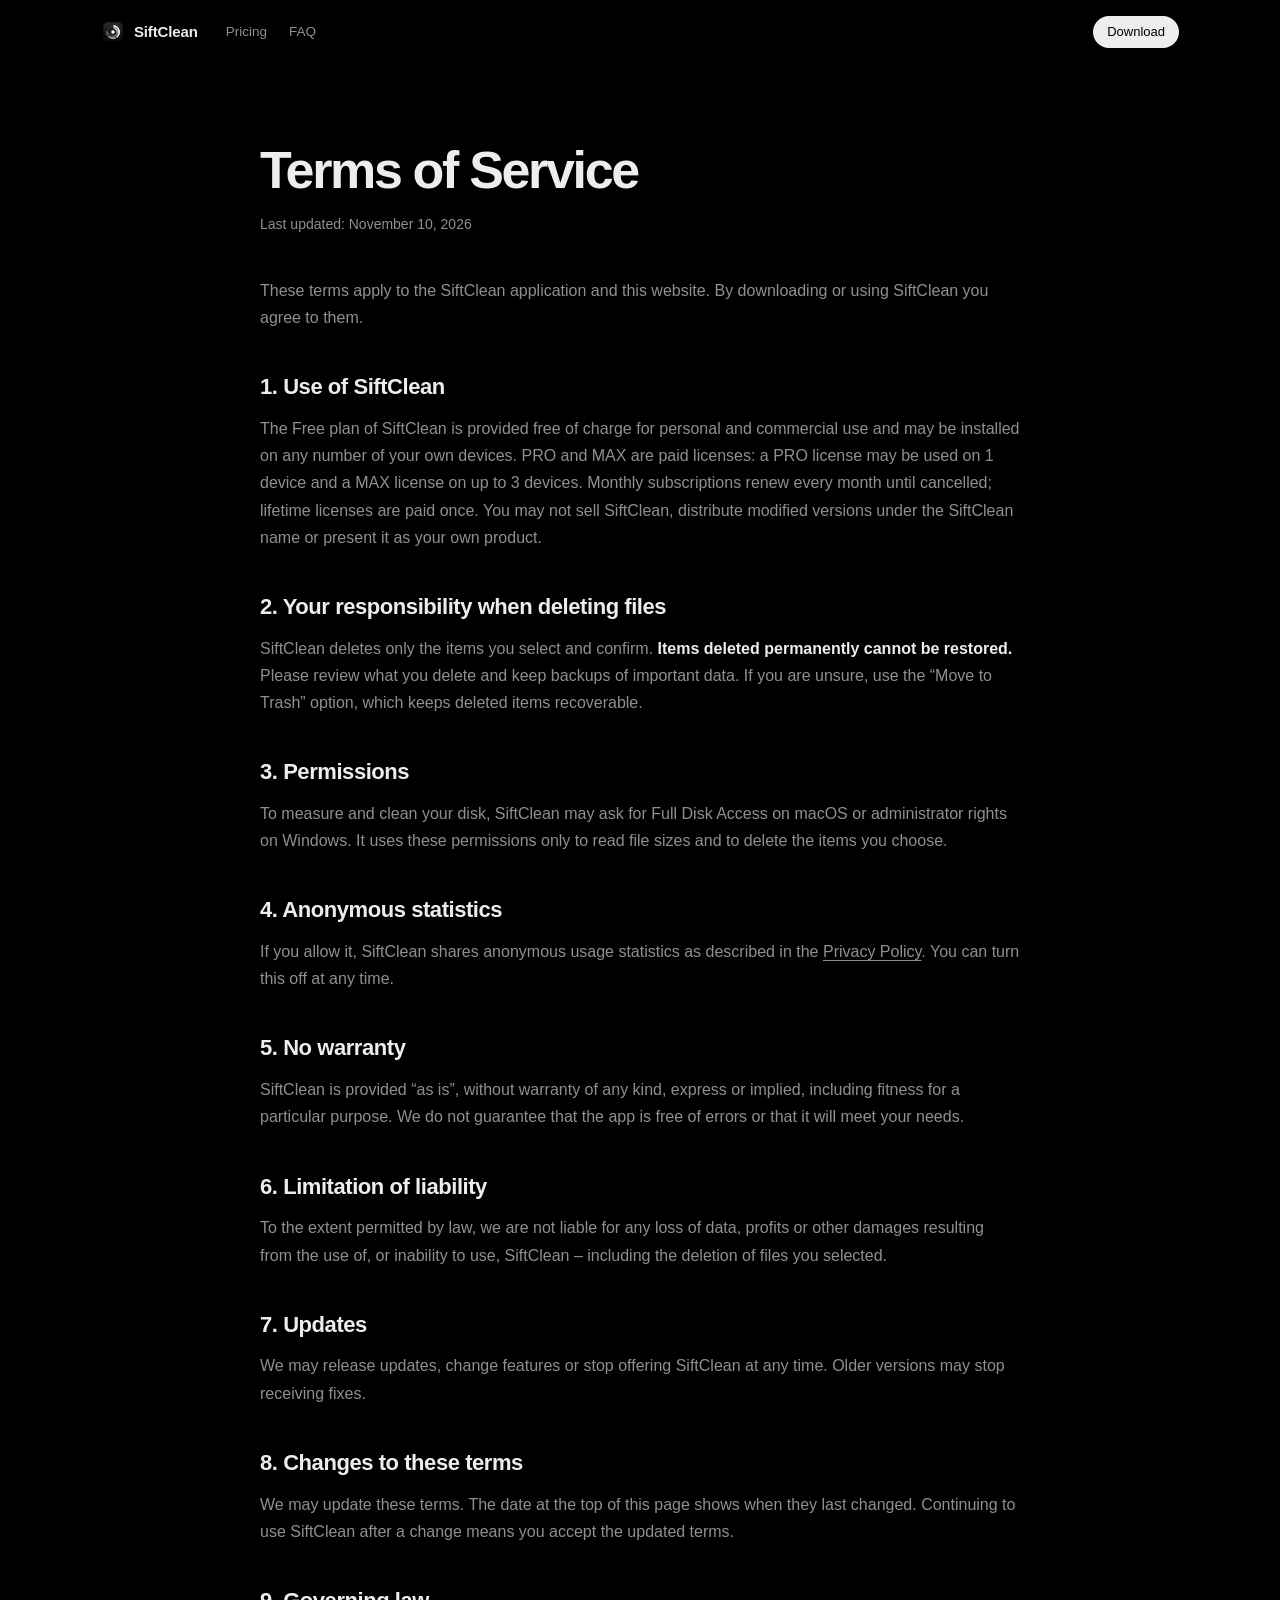
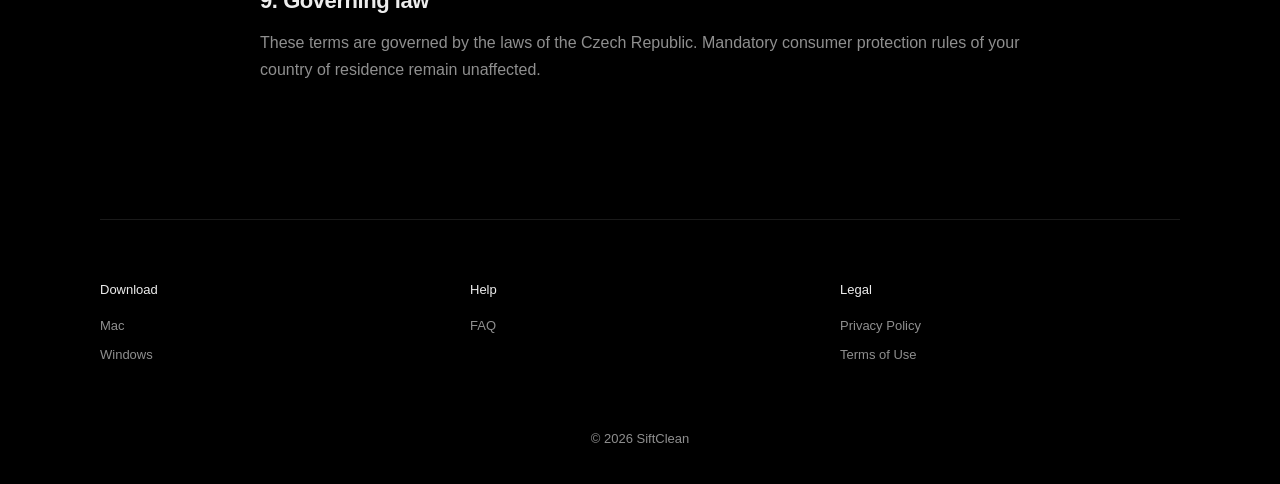
<file: terms.html>
<!doctype html>
<html lang="en">
<head>
  <meta charset="utf-8">
  <meta name="viewport" content="width=device-width, initial-scale=1">
  <title>Terms of Service – SiftClean</title>
  <meta name="description" content="Terms of Service for the SiftClean application and website.">
  <meta name="theme-color" content="#000000">
  <link rel="icon" href="assets/favicon.png">
  <link rel="stylesheet" href="css/base.css">
  <link rel="stylesheet" href="css/site.css">
</head>
<body>
  <header class="nav" id="nav">
    <a class="brand" href="./"><img src="assets/icon.png" alt=""><span>SiftClean</span></a>
    <nav class="links">
      <a href="pricing">Pricing</a>
      <a href="faq">FAQ</a>
    </nav>
    <a class="pill solid small nav-dl" href="#">Download</a>
  </header>
  <main class="doc wrap">
    <h1>Terms of Service</h1>
    <p class="updated">Last updated: November 10, 2026</p>
    <p>These terms apply to the SiftClean application and this website. By downloading or using SiftClean you agree to them.</p>
    <h2>1. Use of SiftClean</h2>
    <p>The Free plan of SiftClean is provided free of charge for personal and commercial use and may be installed on any number of your own devices. PRO and MAX are paid licenses: a PRO license may be used on 1 device and a MAX license on up to 3 devices. Monthly subscriptions renew every month until cancelled; lifetime licenses are paid once. You may not sell SiftClean, distribute modified versions under the SiftClean name or present it as your own product.</p>
    <h2>2. Your responsibility when deleting files</h2>
    <p>SiftClean deletes only the items you select and confirm. <strong>Items deleted permanently cannot be restored.</strong> Please review what you delete and keep backups of important data. If you are unsure, use the “Move to Trash” option, which keeps deleted items recoverable.</p>
    <h2>3. Permissions</h2>
    <p>To measure and clean your disk, SiftClean may ask for Full Disk Access on macOS or administrator rights on Windows. It uses these permissions only to read file sizes and to delete the items you choose.</p>
    <h2>4. Anonymous statistics</h2>
    <p>If you allow it, SiftClean shares anonymous usage statistics as described in the <a href="privacy">Privacy Policy</a>. You can turn this off at any time.</p>
    <h2>5. No warranty</h2>
    <p>SiftClean is provided “as is”, without warranty of any kind, express or implied, including fitness for a particular purpose. We do not guarantee that the app is free of errors or that it will meet your needs.</p>
    <h2>6. Limitation of liability</h2>
    <p>To the extent permitted by law, we are not liable for any loss of data, profits or other damages resulting from the use of, or inability to use, SiftClean – including the deletion of files you selected.</p>
    <h2>7. Updates</h2>
    <p>We may release updates, change features or stop offering SiftClean at any time. Older versions may stop receiving fixes.</p>
    <h2>8. Changes to these terms</h2>
    <p>We may update these terms. The date at the top of this page shows when they last changed. Continuing to use SiftClean after a change means you accept the updated terms.</p>
    <h2>9. Governing law</h2>
    <p>These terms are governed by the laws of the Czech Republic. Mandatory consumer protection rules of your country of residence remain unaffected.</p>
    <h2 data-contact-line>10. Contact</h2>
    <p data-contact-line>Questions about these terms? Write to <a data-contact href="#"></a>.</p>
  </main>
  <footer class="footer wrap">
    <div class="foot-cols">
      <div><b>Download</b><a class="dl" data-platform="mac" href="#">Mac</a><a class="dl" data-platform="win" href="#">Windows</a></div>
      <div><b>Help</b><a href="faq">FAQ</a><a data-contact-line data-contact href="#">Contact</a></div>
      <div><b>Legal</b><a href="privacy">Privacy Policy</a><a href="terms">Terms of Use</a></div>
    </div>
    <div class="foot-bottom"><span class="copy">© 2026 SiftClean</span></div>
  </footer>
  <script src="js/config.js"></script>
  <script src="js/site.js"></script>
</body>
</html>
</file>
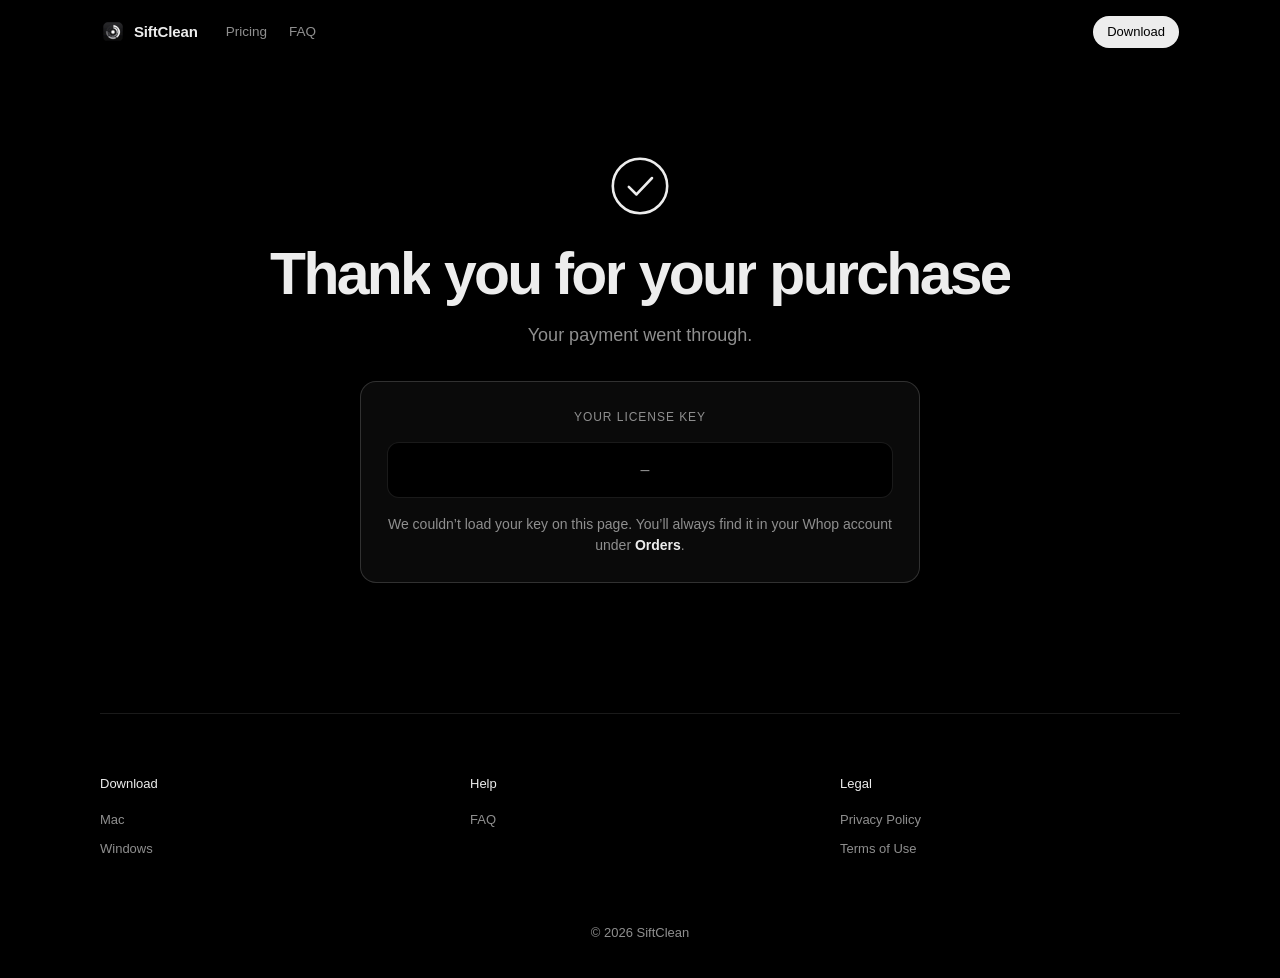
<file: thanks.html>
<!doctype html>
<html lang="en">
<head>
  <meta charset="utf-8">
  <meta name="viewport" content="width=device-width, initial-scale=1">
  <meta name="robots" content="noindex, nofollow">
  <meta name="referrer" content="no-referrer">
  <title>Your license – SiftClean</title>
  <meta name="theme-color" content="#000000">
  <link rel="icon" href="assets/favicon.png">
  <link rel="stylesheet" href="css/base.css">
  <link rel="stylesheet" href="css/site.css">
</head>
<body>
  <header class="nav" id="nav">
    <a class="brand" href="./"><img src="assets/icon.png" alt=""><span>SiftClean</span></a>
    <nav class="links">
      <a href="pricing">Pricing</a>
      <a href="faq">FAQ</a>
    </nav>
    <a class="pill solid small nav-dl" href="#">Download</a>
  </header>
  <main class="thanks wrap" id="claim">
    <div class="th-icon rise"><svg viewBox="0 0 40 40"><circle cx="20" cy="20" r="17"/><path d="m13 20.5 4.8 4.8L27.5 15"/></svg></div>
    <h1 class="split">Thank you for your purchase</h1>
    <p class="pr-lead rise" style="--d:.35s" id="thSub">We’re preparing your license key…</p>
    <div class="key-card rise" style="--d:.5s">
      <div class="key-label">Your license key</div>
      <div class="key-box" id="keyBox"><span class="key-wait"><i></i><i></i><i></i></span><code id="keyText"></code><button class="key-copy hidden" id="keyCopy"><svg viewBox="0 0 16 16"><rect x="5.25" y="5.25" width="8" height="8" rx="1.6"/><path d="M10.75 3.5V3.4c0-.9-.7-1.65-1.6-1.65H3.4c-.9 0-1.65.75-1.65 1.65v5.75c0 .9.75 1.6 1.65 1.6h.1"/></svg><span>Copy</span></button></div>
      <a class="pill solid hidden" id="keyOpen" href="#">Activate in SiftClean</a>
      <p class="key-note hidden" id="keyFallback">We couldn’t load your key on this page. You’ll always find it in your Whop account under <b>Orders</b>.</p>
    </div>
  </main>
  <footer class="footer wrap">
    <div class="foot-cols">
      <div><b>Download</b><a class="dl" data-platform="mac" href="#">Mac</a><a class="dl" data-platform="win" href="#">Windows</a></div>
      <div><b>Help</b><a href="faq">FAQ</a><a data-contact-line data-contact href="#">Contact</a></div>
      <div><b>Legal</b><a href="privacy">Privacy Policy</a><a href="terms">Terms of Use</a></div>
    </div>
    <div class="foot-bottom"><span class="copy">© 2026 SiftClean</span></div>
  </footer>
  <script src="js/config.js"></script>
  <script src="js/site.js"></script>
</body>
</html>
</file>
<file: css/base.css>
:root {
  --bg: #000;
  --card: #0e0e10;
  --raised: #1c1c1e;
  --line: rgba(255, 255, 255, .09);
  --text: #f5f5f7;
  --muted: #86868b;
  --faint: #48484a;
  --inverse: #000;
  --red: #ff453a;
  --blur: rgba(22, 22, 24, .72);
  --shadow: 0 30px 80px rgba(0, 0, 0, .55);
}
@media (prefers-color-scheme: light) {
  :root {
    --bg: #fff;
    --card: #f5f5f7;
    --raised: #e8e8ed;
    --line: rgba(0, 0, 0, .08);
    --text: #1d1d1f;
    --muted: #6e6e73;
    --faint: #c7c7cc;
    --inverse: #fff;
    --red: #ff3b30;
    --blur: rgba(255, 255, 255, .75);
    --shadow: 0 30px 80px rgba(0, 0, 0, .14);
  }
}
* { box-sizing: border-box; }
html { scroll-behavior: smooth; }
body {
  margin: 0;
  background: var(--bg);
  color: var(--text);
  font: 16px/1.5 -apple-system, BlinkMacSystemFont, "SF Pro Text", "Segoe UI Variable Text", "Segoe UI", "Helvetica Neue", sans-serif;
  -webkit-font-smoothing: antialiased;
}
a { color: inherit; text-decoration: none; }
svg { fill: none; stroke: currentColor; stroke-width: 1.6; stroke-linecap: round; stroke-linejoin: round; }
button, input { font: inherit; color: inherit; }
.btn {
  display: inline-flex;
  align-items: center;
  justify-content: center;
  gap: 9px;
  height: 46px;
  padding: 0 22px;
  border-radius: 12px;
  border: none;
  cursor: pointer;
  font-weight: 600;
  font-size: 15px;
  transition: transform .15s, opacity .15s, background .2s;
}
.btn svg { width: 18px; height: 18px; }
.btn:active { transform: scale(.97); }
.btn.solid { background: var(--text); color: var(--inverse); }
.btn.solid:hover { opacity: .88; }
.btn.plain { background: var(--raised); color: var(--text); }
.btn.plain:hover { filter: brightness(1.12); }
.btn.small { height: 34px; padding: 0 14px; font-size: 13px; border-radius: 9px; }
.spinner { width: 18px; height: 18px; border-radius: 50%; border: 2px solid var(--faint); border-top-color: var(--text); animation: spin .8s linear infinite; }
@keyframes spin { to { transform: rotate(360deg); } }
@keyframes rise { from { opacity: 0; transform: translateY(18px); } }
</file>
<file: css/site.css>
:root {
  color-scheme: dark;
  --bg: #000;
  --card: #0a0a0a;
  --raised: #171717;
  --line: rgba(255, 255, 255, .1);
  --line-strong: rgba(255, 255, 255, .16);
  --text: #ededed;
  --muted: #8f8f8f;
  --faint: #3d3d3d;
  --inverse: #000;
  --red: #ff453a;
  --blur: rgba(10, 10, 10, .72);
  --shadow: 0 30px 80px rgba(0, 0, 0, .6);
  --font: -apple-system, BlinkMacSystemFont, "SF Pro Text", "Segoe UI Variable Text", "Segoe UI", "Helvetica Neue", sans-serif;
  --mono: var(--font);
  --ease: cubic-bezier(.2, .8, .2, 1);
}
body { background: var(--bg); overflow-x: hidden; font-family: var(--font); }
.hidden { display: none !important; }
.mono { font-family: var(--mono); }
.fillicon { fill: currentColor; stroke: none; }
.wrap { width: min(1080px, calc(100% - 48px)); margin: 0 auto; }
h1 { font-size: clamp(40px, 4.6vw, 60px); line-height: 1.02; letter-spacing: -.045em; font-weight: 600; margin: 0; }
h2 { font-size: clamp(30px, 3.4vw, 44px); line-height: 1.08; letter-spacing: -.035em; font-weight: 600; margin: 0; }
.pill { display: inline-flex; align-items: center; justify-content: center; gap: 8px; height: 40px; padding: 0 18px; border-radius: 999px; font-size: 14px; font-weight: 500; white-space: nowrap; transition: background .2s, border-color .2s, transform .15s, opacity .15s; }
.pill svg { width: 16px; height: 16px; }
.pill:active { transform: scale(.97); }
.pill.solid { background: var(--text); color: var(--inverse); }
.pill.solid:hover { background: #fff; }
.pill.ghost { color: var(--text); background: #0a0a0a; box-shadow: inset 0 0 0 1px var(--line-strong); }
.pill.ghost:hover { background: var(--raised); }
.pill.small { height: 32px; padding: 0 14px; font-size: 13px; }
.nav { position: sticky; top: 0; z-index: 20; display: flex; align-items: center; gap: 10px; height: 64px; width: 100%; margin: 0 auto; padding: 0 max(24px, calc((100vw - 1080px) / 2)); background: rgba(0, 0, 0, .6); backdrop-filter: blur(20px) saturate(1.5); -webkit-backdrop-filter: blur(20px) saturate(1.5); border: 1px solid transparent; animation: navIn .7s var(--ease) both; transition: top .55s var(--ease), width .55s var(--ease), height .55s var(--ease), padding .55s var(--ease), border-radius .55s var(--ease), border-color .4s, box-shadow .55s, background .4s; }
.nav.scrolled { top: 12px; width: min(860px, calc(100% - 32px)); height: 54px; padding: 0 10px 0 16px; border-radius: 14px; border-color: var(--line); background: var(--blur); box-shadow: 0 18px 50px rgba(0, 0, 0, .5); }
@keyframes navIn { from { transform: translateY(-100%); opacity: 0; } }
.brand { display: flex; align-items: center; gap: 9px; font-weight: 600; letter-spacing: -.01em; font-size: 15px; margin-right: 18px; }
.brand img { width: 24px; height: 24px; transition: transform .5s var(--ease); }
.brand:hover img { transform: rotate(-20deg) scale(1.08); }
.links { display: flex; gap: 22px; font-size: 13.5px; color: var(--muted); margin-right: auto; }
.links a { transition: color .2s; }
.links a:hover, .links a.on { color: var(--text); }
.hero { position: relative; display: grid; grid-template-columns: minmax(0, 1.6fr) auto minmax(0, 1fr); align-items: center; gap: 40px; min-height: min(78vh, 720px); padding: 60px 0 40px; }
.hero::before { content: ""; position: absolute; z-index: -1; left: 50%; top: 50%; width: 1100px; height: 760px; transform: translate(-50%, -50%); background: radial-gradient(closest-side, rgba(255, 255, 255, .09), rgba(255, 255, 255, .025) 55%, transparent); pointer-events: none; }
.hero-copy h1 { max-width: 9em; }
.get { display: flex; flex-wrap: wrap; gap: 10px; margin-top: 32px; }
.os-mac, .os-win { display: inline-flex; }
.primary-dl .os-win { display: none; }
.primary-dl.win .os-win { display: inline-flex; }
.primary-dl.win .os-mac { display: none; }
.logo-anim { position: relative; width: 280px; height: 280px; }
.logo-anim::before { content: ""; position: absolute; inset: 9.8%; border-radius: 22.6%; box-shadow: 0 -10px 70px rgba(255, 255, 255, .22), 0 -30px 160px rgba(255, 255, 255, .1); }
.logo-anim svg { position: relative; width: 100%; height: 100%; display: block; }
.logo-anim .ring path { stroke-linecap: butt; }
.logo-anim .ring { transform-box: view-box; transform-origin: 512px 512px; }
.logo-anim .outer { animation: ringSpin 16s linear infinite; }
.logo-anim .inner { animation: ringSpin 11s linear infinite reverse; }
.logo-anim .ring path { animation: segIn 1s var(--ease) both; animation-delay: calc(.35s + var(--i) * .12s); }
.logo-anim .inner path { animation-delay: calc(.6s + var(--i) * .12s); }
.logo-anim .core { transform-box: fill-box; transform-origin: center; animation: corePulse 3.2s ease-in-out infinite; }
@keyframes ringSpin { to { transform: rotate(360deg); } }
@keyframes segIn { from { opacity: 0; } }
@keyframes corePulse { 50% { transform: scale(.88); } }
.hero-tags { justify-self: end; list-style: none; margin: 0; padding: 0; font-size: 12px; line-height: 2.1; letter-spacing: .06em; text-transform: uppercase; color: var(--text); }
.facts { display: flex; justify-content: space-between; flex-wrap: wrap; gap: 28px 40px; padding: 70px 0 40px; color: #cfcfcf; font-size: 17px; font-weight: 600; letter-spacing: -.02em; }
.facts div { display: flex; align-items: center; gap: 10px; }
.facts svg { width: 22px; height: 22px; stroke-width: 1.7; }
.feature { padding-top: 190px; }
.feature h2 { max-width: 11em; }
.feature.flip h2 { margin-left: calc(100% / 12 * 4 + 20px); }
.feature-body { display: grid; grid-template-columns: repeat(12, 1fr); gap: 40px; align-items: center; margin-top: 36px; }
.feature .glow-box { grid-column: 1 / span 8; }
.feature .feature-side { grid-column: 9 / span 4; padding-left: 24px; }
.feature.flip .feature-side { grid-column: 1 / span 4; grid-row: 1; padding: 0 24px 0 0; }
.feature.flip .glow-box { grid-column: 5 / span 8; }
.glow-box { position: relative; }
.glow-box::before { content: ""; position: absolute; z-index: -1; inset: -120px -80px -60px -80px; background: radial-gradient(closest-side, rgba(255, 255, 255, .07), transparent); pointer-events: none; }
.claim { font-size: 22px; line-height: 1.22; letter-spacing: -.03em; font-weight: 500; margin: 0 0 26px; }
.claim span { color: var(--muted); }
.label { display: block; font-size: 12px; color: var(--muted); margin-bottom: 8px; }
.feature-side ul { list-style: none; margin: 0; padding: 0; font-size: 12px; line-height: 2; letter-spacing: .05em; text-transform: uppercase; }
.more { padding-top: 200px; }
.bento { display: grid; grid-template-columns: 1fr 1fr; grid-template-rows: 1fr 1fr; gap: 12px; margin-top: 44px; }
.tile { position: relative; display: flex; min-height: 240px; border: 1px solid var(--line); border-radius: 6px; background: var(--card); overflow: hidden; transition: border-color .3s, opacity .9s var(--ease), transform .9s var(--ease), filter .9s; }
.tile:hover { border-color: var(--line-strong); }
.tile.big { grid-row: span 2; flex-direction: column; justify-content: flex-end; }
.tile-copy { display: flex; flex-direction: column; justify-content: flex-end; gap: 6px; padding: 22px; max-width: 300px; font-size: 13px; color: var(--muted); }
.tile-copy b { color: var(--text); font-size: 20px; font-weight: 500; letter-spacing: -.025em; }
.cta-final { display: flex; flex-direction: column; align-items: center; text-align: center; padding: 200px 0 190px; }
.cta-final h2 { font-size: clamp(44px, 6.4vw, 84px); letter-spacing: -.05em; line-height: 1; margin-bottom: 40px; }
.cta { display: flex; flex-wrap: wrap; gap: 10px; justify-content: center; }
.social { display: flex; gap: 48px; justify-content: center; margin-top: 56px; font-size: 12px; text-transform: uppercase; letter-spacing: .06em; color: var(--muted); }
.social b { display: block; margin-bottom: 4px; color: var(--text); font-size: 30px; font-weight: 600; line-height: 1.1; letter-spacing: -.035em; text-transform: none; }
.footer { padding: 60px 0 36px; border-top: 1px solid var(--line); font-size: 13px; color: var(--muted); }
.foot-cols { display: grid; grid-template-columns: repeat(3, 1fr); gap: 30px; }
.foot-cols div { display: flex; flex-direction: column; gap: 10px; align-items: flex-start; }
.foot-cols b { color: var(--text); font-weight: 500; margin-bottom: 6px; }
.foot-cols a { transition: color .2s; }
.foot-cols a:hover { color: var(--text); }
.foot-bottom { display: flex; justify-content: center; margin-top: 64px; }
.doc { max-width: 760px; padding: 80px 0 120px; }
.doc h1 { font-size: clamp(36px, 4.6vw, 52px); }
.doc .updated { color: var(--muted); font-size: 14px; margin: 16px 0 40px; }
.doc h2 { font-size: 22px; letter-spacing: -.02em; margin: 44px 0 12px; }
.doc p, .doc li { color: var(--muted); font-size: 16px; line-height: 1.7; }
.doc li { margin-bottom: 6px; }
.doc strong { color: var(--text); font-weight: 600; }
.doc a { text-decoration: underline; text-underline-offset: 3px; }
.doc table { width: 100%; border-collapse: collapse; margin: 10px 0; font-size: 14.5px; }
.doc td, .doc th { text-align: left; padding: 12px 10px 12px 0; border-bottom: 1px solid var(--line); vertical-align: top; }
.doc th { color: var(--text); font-weight: 600; }
.doc td { color: var(--muted); }
.faq-group { margin-top: 48px; }
.faq-group h2 { font: 500 12px var(--mono); text-transform: uppercase; letter-spacing: .08em; color: var(--muted); margin: 0 0 6px; }
.faq-group details { border-bottom: 1px solid var(--line); }
.faq-group summary { list-style: none; cursor: pointer; padding: 20px 0; font-size: 17px; font-weight: 500; display: flex; justify-content: space-between; gap: 20px; }
.faq-group summary::-webkit-details-marker { display: none; }
.faq-group summary::after { content: "+"; font-weight: 300; font-size: 22px; line-height: 1; color: var(--muted); transition: transform .25s; }
.faq-group details[open] summary::after { transform: rotate(45deg); }
.faq-group details p { margin: 0 0 20px; }
.split .w { display: inline-block; overflow: hidden; vertical-align: top; padding-bottom: .08em; margin-bottom: -.08em; }
.split .w > span { display: inline-block; animation: wordUp .9s var(--ease) both; animation-delay: calc(.15s + var(--i) * 70ms); }
@keyframes wordUp { from { transform: translateY(105%); opacity: 0; filter: blur(6px); } }
.rise { animation: riseIn 1s var(--ease) both; animation-delay: var(--d, 0s); }
@keyframes riseIn { from { opacity: 0; transform: translateY(18px); filter: blur(6px); } }
.reveal { opacity: 0; transform: translateY(28px); filter: blur(4px); transition: opacity .9s var(--ease), transform .9s var(--ease), filter .9s; }
.reveal.in { opacity: 1; transform: none; filter: none; }
.dl-modal { position: fixed; inset: 0; z-index: 100; display: grid; place-items: center; padding: 24px; background: rgba(0, 0, 0, .6); backdrop-filter: blur(10px); -webkit-backdrop-filter: blur(10px); opacity: 0; transition: opacity .25s; }
.dl-modal.open { opacity: 1; }
.dl-card { width: min(440px, 100%); padding: 36px 32px 26px; border-radius: 14px; text-align: center; background: var(--card); box-shadow: var(--shadow), inset 0 0 0 1px var(--line-strong); transform: translateY(16px) scale(.96); transition: transform .4s cubic-bezier(.2, .9, .25, 1.15); }
.dl-modal.open .dl-card { transform: none; }
.dl-card h2 { font-size: 24px; margin: 22px 0 6px; }
.dl-sub { color: var(--muted); margin: 0; }
.dl-icon { position: relative; width: 84px; height: 84px; margin: 0 auto; border-radius: 50%; background: var(--raised); display: grid; place-items: center; overflow: hidden; }
.dl-ring { position: absolute; inset: 0; width: 100%; height: 100%; transform: rotate(-90deg); }
.dl-ring circle { fill: none; stroke: var(--text); stroke-width: 3; stroke-dasharray: 176; stroke-dashoffset: 176; }
.dl-modal.open .dl-ring circle { animation: ringFill 1.8s cubic-bezier(.4, 0, .2, 1) forwards; }
@keyframes ringFill { to { stroke-dashoffset: 0; } }
.dl-arrow { width: 34px; height: 34px; stroke-width: 2; position: relative; z-index: 1; }
.dl-modal.open .dl-arrow { animation: arrowDrop 1s cubic-bezier(.4, 0, .2, 1) infinite; }
@keyframes arrowDrop { 0% { transform: translateY(-18px); opacity: 0; } 30% { opacity: 1; } 70% { transform: translateY(2px); opacity: 1; } 100% { transform: translateY(14px); opacity: 0; } }
.dl-tray { position: absolute; left: 26px; right: 26px; bottom: 22px; height: 2px; border-radius: 1px; background: var(--text); }
.dl-check { position: absolute; width: 38px; height: 38px; stroke-width: 2.4; opacity: 0; }
.dl-check path { stroke-dasharray: 22; stroke-dashoffset: 22; }
.dl-card.done .dl-arrow, .dl-card.done .dl-tray { opacity: 0; animation: none; transition: opacity .2s; }
.dl-card.done .dl-icon { background: var(--text); color: var(--inverse); transition: background .3s; }
.dl-card.done .dl-ring { opacity: 0; transition: opacity .2s; }
.dl-card.done .dl-check { opacity: 1; }
.dl-card.done .dl-check path { animation: checkDraw .45s .1s cubic-bezier(.4, 0, .2, 1) forwards; }
@keyframes checkDraw { to { stroke-dashoffset: 0; } }
.dl-card.idle .dl-arrow { animation: none; }
.dl-card.idle .dl-ring { opacity: 0; }
.dl-steps { text-align: left; margin: 24px 0 0; padding: 18px 18px 18px 38px; border-radius: 8px; background: #000; box-shadow: inset 0 0 0 1px var(--line); color: var(--muted); font-size: 14.5px; line-height: 1.55; }
.dl-steps:empty { display: none; }
.dl-steps li + li { margin-top: 8px; }
.dl-steps b { color: var(--text); font-weight: 600; }
.dl-modal.open .dl-steps li { animation: riseIn .5s both; }
.dl-modal.open .dl-steps li:nth-child(1) { animation-delay: .3s; }
.dl-modal.open .dl-steps li:nth-child(2) { animation-delay: .4s; }
.dl-modal.open .dl-steps li:nth-child(3) { animation-delay: .5s; }
.dl-actions { display: flex; flex-direction: column; align-items: center; gap: 16px; margin-top: 24px; }
.dl-actions .btn { width: 100%; border-radius: 999px; height: 42px; }
.dl-retry { font-size: 13px; color: var(--muted); text-decoration: underline; text-underline-offset: 3px; text-decoration-color: var(--faint); }
.dl-retry:hover { color: var(--text); }
@media (max-width: 900px) {
  .links { display: none; }
  .nav .nav-dl { margin-left: auto; }
  .hero { grid-template-columns: 1fr; justify-items: center; text-align: center; gap: 56px; padding: 90px 0 30px; min-height: 0; }
  .hero-copy { display: flex; flex-direction: column; align-items: center; }
  .get { justify-content: center; }
  .logo-anim { grid-row: 1; width: 180px; height: 180px; }
  .hero-tags { justify-self: center; }
  .facts { justify-content: center; font-size: 15px; }
  .feature { padding-top: 130px; }
  .feature.flip h2 { margin-left: 0; }
  .feature-body { grid-template-columns: 1fr; gap: 36px; }
  .feature .glow-box, .feature .feature-side, .feature.flip .glow-box, .feature.flip .feature-side { grid-column: 1; grid-row: auto; padding: 0; }
  .feature.flip .feature-side { order: 2; }
  .more { padding-top: 130px; }
  .bento { grid-template-columns: 1fr; grid-template-rows: none; }
  .tile.big { grid-row: auto; min-height: 380px; }
  .cta-final { padding: 140px 0; }
  .foot-cols { grid-template-columns: 1fr 1fr; }
  .social { gap: 28px; }
}
@media (prefers-reduced-motion: reduce) {
  .nav, .split .w > span, .rise, .logo-anim .ring, .logo-anim .ring path, .logo-anim .core, .dl-modal.open .dl-arrow, .dl-modal.open .dl-steps li { animation: none; }
  .nav { transition: none; }
  .reveal { opacity: 1; transform: none; filter: none; transition: none; }
  .dl-modal.open .dl-ring circle { animation: none; stroke-dashoffset: 0; }
}
.pricing { display: flex; flex-direction: column; align-items: center; text-align: center; padding: 110px 0 140px; }
.pr-lead { color: var(--muted); font-size: 18px; margin: 18px 0 32px; max-width: 520px; }
.bill { display: flex; padding: 3px; border-radius: 999px; background: var(--raised); box-shadow: inset 0 0 0 1px var(--line); }
.bill button { border: none; background: none; color: var(--muted); padding: 8px 18px; border-radius: 999px; font-size: 14px; font-weight: 500; cursor: pointer; transition: background .2s, color .2s; }
.bill button.on { background: var(--text); color: var(--inverse); }
.plans { display: grid; grid-template-columns: repeat(3, 1fr); gap: 14px; width: 100%; margin-top: 48px; text-align: left; }
.plan { display: flex; flex-direction: column; padding: 28px 24px; border-radius: 16px; background: var(--card); border: 1px solid var(--line); transition: border-color .3s, opacity .9s var(--ease), transform .9s var(--ease), filter .9s; }
.plan:hover { border-color: var(--line-strong); }
.plan.hot { border-color: rgba(255, 255, 255, .55); box-shadow: 0 0 80px rgba(255, 255, 255, .06); }
.plan-name { display: flex; align-items: center; justify-content: space-between; font-weight: 700; letter-spacing: .08em; font-size: 14px; }
.plan-name em { font-style: normal; font-size: 11px; font-weight: 600; letter-spacing: .02em; padding: 3px 9px; border-radius: 999px; background: var(--text); color: var(--inverse); }
.plan > p { color: var(--muted); font-size: 14px; margin: 6px 0 0; }
.plan-price { display: flex; align-items: baseline; gap: 8px; margin: 26px 0 22px; }
.plan-price b { font-size: 44px; font-weight: 600; letter-spacing: -.04em; font-variant-numeric: tabular-nums; }
.plan-price span { color: var(--muted); font-size: 14px; }
.plan .pill { width: 100%; }
.plan .pill.soon { opacity: .5; cursor: default; }
.plan ul { list-style: none; margin: 26px 0 0; padding: 0; display: flex; flex-direction: column; gap: 11px; font-size: 14.5px; }
.plan li { display: flex; gap: 10px; align-items: flex-start; }
.plan li svg { width: 16px; height: 16px; stroke-width: 1.8; flex-shrink: 0; margin-top: 2px; }
.plan li.lead { color: var(--muted); font-size: 13px; }
.plan li.dev { font-weight: 600; }
.pr-note { color: var(--muted); font-size: 13px; margin-top: 36px; max-width: 620px; }
@media (max-width: 900px) {
  .plans { grid-template-columns: 1fr; }
  .pricing { padding-top: 70px; }
}
.plan .pill.busy { opacity: .6; pointer-events: none; }
.thanks { display: flex; flex-direction: column; align-items: center; text-align: center; padding: 90px 0 130px; }
.th-icon { width: 64px; height: 64px; margin-bottom: 26px; }
.th-icon svg { width: 100%; height: 100%; stroke-width: 1.6; }
.th-icon circle { stroke-dasharray: 107; stroke-dashoffset: 107; animation: draw .7s .2s forwards; }
.th-icon path { stroke-dasharray: 24; stroke-dashoffset: 24; animation: draw .4s .75s forwards; }
@keyframes draw { to { stroke-dashoffset: 0; } }
.key-card { display: flex; flex-direction: column; align-items: center; gap: 16px; width: min(560px, 100%); padding: 26px; border-radius: 16px; background: var(--card); border: 1px solid var(--line-strong); }
.key-label { color: var(--muted); font-size: 12px; text-transform: uppercase; letter-spacing: .08em; }
.key-box { display: flex; align-items: center; justify-content: center; gap: 12px; width: 100%; min-height: 56px; padding: 8px 8px 8px 18px; border-radius: 12px; background: #000; border: 1px solid var(--line); }
.key-box code { flex: 1; font: 600 17px ui-monospace, "SF Mono", Menlo, Consolas, monospace; letter-spacing: .04em; text-align: left; word-break: break-all; user-select: all; }
.key-box:not(.ready) code { display: none; }
.key-box.ready .key-wait, .key-box.failed .key-wait { display: none; }
.key-box.failed::after { content: "–"; color: var(--muted); }
.key-wait { display: flex; gap: 6px; }
.key-wait i { width: 7px; height: 7px; border-radius: 50%; background: var(--muted); animation: dot 1.2s ease-in-out infinite; }
.key-wait i:nth-child(2) { animation-delay: .15s; }
.key-wait i:nth-child(3) { animation-delay: .3s; }
@keyframes dot { 40% { transform: translateY(-5px); background: var(--text); } }
.key-copy { display: inline-flex; align-items: center; gap: 7px; height: 38px; padding: 0 14px; border: none; border-radius: 9px; background: var(--raised); color: var(--text); font-size: 13px; font-weight: 500; cursor: pointer; transition: background .2s; }
.key-copy:hover { background: #262626; }
.key-copy svg { width: 15px; height: 15px; }
.key-copy.done { background: var(--text); color: var(--inverse); }
.key-card .pill { width: 100%; }
.key-note { color: var(--muted); font-size: 14px; margin: 0; }
.key-note b { color: var(--text); }
.th-steps { list-style: none; counter-reset: s; display: grid; grid-template-columns: repeat(3, 1fr); gap: 28px; width: min(760px, 100%); margin: 56px 0 0; padding: 0; text-align: left; }
.th-steps li { counter-increment: s; display: flex; flex-direction: column; gap: 4px; padding-top: 16px; border-top: 1px solid var(--line-strong); font-size: 14px; color: var(--muted); }
.th-steps li::before { content: counter(s); color: var(--text); font-weight: 600; font-size: 13px; }
.th-steps b { color: var(--text); font-weight: 600; font-size: 15px; }
.th-steps a { color: var(--text); text-decoration: underline; text-underline-offset: 3px; }
@media (max-width: 760px) { .th-steps { grid-template-columns: 1fr; } }
.nf { display: flex; flex-direction: column; align-items: center; text-align: center; min-height: calc(100vh - 220px); justify-content: center; padding: 60px 0 80px; }
.nf-code { position: relative; display: flex; align-items: center; gap: 10px; margin-bottom: 36px; font-size: clamp(120px, 18vw, 220px); font-weight: 600; letter-spacing: -.06em; line-height: 1; }
.nf-code::before { content: ""; position: absolute; z-index: -1; left: 50%; top: 50%; width: 140%; height: 160%; transform: translate(-50%, -50%); background: radial-gradient(closest-side, rgba(255, 255, 255, .08), transparent); pointer-events: none; }
.nf-code .logo-anim { width: .95em; height: .95em; }
.nf .cta { margin-top: 8px; }
.nf + .footer { border-top: none; padding-top: 0; }
.pill.big { height: 52px; padding: 0 28px; font-size: 16px; gap: 10px; }
.pill.big svg { width: 19px; height: 19px; }
.more .section-lead { color: var(--muted); font-size: 18px; margin: 14px 0 0; max-width: 560px; }
@media (max-width: 600px) {
  .wrap { width: calc(100% - 40px); }
  .nav { padding: 0 20px; }
  .hero { gap: 40px; padding: 56px 0 10px; }
  .logo-anim { width: 150px; height: 150px; }
  h1 { font-size: 38px; }
  .hero-tags { font-size: 11px; }
  .facts { gap: 18px 28px; padding: 56px 0 10px; font-size: 14px; }
  .facts svg { width: 19px; height: 19px; }
  .feature { padding-top: 96px; }
  .feature-body { margin-top: 26px; gap: 28px; }
  .claim { font-size: 20px; margin-bottom: 18px; }
  .more { padding-top: 96px; }
  .more .section-lead { font-size: 16px; }
  .bento { margin-top: 30px; }
  .tile.big { min-height: 400px; }
  .cta-final { padding: 100px 0 90px; }
  .cta-final h2 { font-size: 44px; margin-bottom: 30px; }
  .cta .pill.big { width: 100%; }
  .social { gap: 22px; }
  .social b { font-size: 24px; }
  .footer { padding-top: 44px; }
  .foot-bottom { margin-top: 40px; }
  .pricing { padding: 56px 0 90px; }
  .pr-lead { font-size: 16px; }
  .plan-price b { font-size: 38px; }
  .doc { padding: 50px 0 80px; }
  .thanks { padding: 60px 0 90px; }
  .key-card { padding: 18px; }
  .key-box { flex-direction: column; align-items: stretch; padding: 12px; }
  .key-box code { text-align: center; font-size: 15px; }
  .faq-group summary { font-size: 16px; }
}
</file>
<file: css/demos.css>
.aw-fit { position: relative; width: 100%; overflow: hidden; border-radius: 14px; background: #0e0e10; box-shadow: 0 40px 100px rgba(0, 0, 0, .7), 0 0 0 1px var(--line-strong); }
.aw { --track: #1c1c1e; --raised: #1c1c1e; --card: #0e0e10; --line: rgba(255, 255, 255, .08); --hover: rgba(255, 255, 255, .04); --selected: rgba(255, 255, 255, .09); --text: #f5f5f7; --muted: #86868b; --faint: #48484a; --red: #ff453a; position: absolute; left: 0; top: 0; display: flex; flex-direction: column; transform-origin: 0 0; background: var(--card); color: var(--text); font-size: 13px; line-height: 1.45; overflow: hidden; user-select: none; }
.aw svg { stroke-width: 1.4; }
.aw-tool { display: flex; align-items: center; gap: 10px; padding: 14px 16px 10px; white-space: nowrap; flex-shrink: 0; }
.aw-nav { display: grid; place-items: center; width: 22px; color: var(--muted); }
.aw-nav svg { width: 14px; height: 14px; }
.aw-crumbs { flex: 1; display: flex; align-items: center; gap: 2px; font-size: 14px; overflow: hidden; }
.aw-crumbs a { color: var(--muted); padding: 3px 5px; }
.aw-crumbs i { color: var(--faint); font-style: normal; }
.aw-crumbs b { font-weight: 600; padding: 3px 5px; }
.aw-meta { color: var(--muted); font-size: 12px; margin-left: auto; }
.aw-meta b { color: var(--text); font-weight: 600; }
.aw-cb { position: relative; display: block; width: 16px; height: 16px; border-radius: 5px; border: 1.5px solid var(--faint); transition: background .15s, border-color .15s; }
.aw-cb.on { background: var(--text); border-color: var(--text); }
.aw-cb.on::after { content: ""; position: absolute; left: 4.5px; top: 1.5px; width: 4px; height: 8px; border: solid #000; border-width: 0 2px 2px 0; transform: rotate(45deg); }
.aw-thead, .aw-row { display: grid; align-items: center; gap: 12px; padding: 0 18px; }
.aw-thead.ex, .aw-row.ex { grid-template-columns: minmax(160px, 1fr) 150px 110px 84px; }
.aw-thead.del, .aw-row.del { grid-template-columns: 22px minmax(160px, 1fr) 120px 84px; }
.aw-thead { height: 30px; flex-shrink: 0; color: var(--muted); font-size: 11px; font-weight: 500; border-bottom: 1px solid var(--line); }
.aw-thead .r { text-align: right; }
.aw-thead .act { color: var(--text); font-weight: 600; }
.aw-list { position: relative; flex: 1; overflow: hidden; }
.aw-row { position: relative; height: 46px; transition: background .2s; }
.aw-row::after { content: ""; position: absolute; left: 18px; right: 18px; bottom: 0; height: 1px; background: var(--line); }
.aw-row .nm { display: flex; align-items: center; gap: 10px; font-size: 13.5px; white-space: nowrap; }
.aw .ico { width: 18px; height: 18px; flex-shrink: 0; }
.aw .ico.file { color: var(--muted); }
.aw-row .mod { text-align: right; color: var(--muted); font-size: 12px; white-space: nowrap; }
.aw .mod.stale { color: var(--text); font-weight: 500; }
.aw .mod.stale::before { content: ""; display: inline-block; width: 5px; height: 5px; border-radius: 50%; background: var(--text); margin-right: 6px; vertical-align: middle; }
.aw-row .sz { text-align: right; font-weight: 600; font-variant-numeric: tabular-nums; }
.aw-row.sel { background: var(--selected); }
.aw-row.hl { background: var(--hover); }
.aw-row.press { background: var(--selected); }
.rbar { height: 4px; background: var(--track); border-radius: 2px; overflow: hidden; }
.rbar i { display: block; height: 100%; background: var(--text); border-radius: 2px; opacity: .85; transform: scaleX(0); transform-origin: left; transition: transform .9s var(--ease); transition-delay: calc(.15s + var(--n) * 50ms); }
#exList .aw-row:not(.skel) { opacity: 0; transform: translateY(6px); transition: opacity .35s, transform .45s var(--ease), background .2s; transition-delay: calc(var(--n) * 40ms); }
#exList.in .aw-row { opacity: 1; transform: none; }
#exList.in .rbar i { transform: none; }
#exList.leave .aw-row { opacity: 0; transform: translateX(-24px); transition-delay: 0s; }
#exList .aw-row.hl, #exList .aw-row.press { transition-delay: 0s; }
.aw-row.skel .sk { display: block; height: 10px; border-radius: 5px; background: linear-gradient(90deg, #1c1c1e 0, #2a2a2c 40%, #1c1c1e 80%) 0 0 / 300% 100%; animation: shimmer 1.3s linear infinite; }
.aw-row.skel .sk.r { justify-self: end; }
@keyframes shimmer { from { background-position: 100% 0; } to { background-position: -50% 0; } }
.aw-row.del { max-height: 46px; transition: background .2s, max-height .45s var(--ease), opacity .35s; }
.aw-row.del.gone { max-height: 0; opacity: 0; }
.aw-row.del.gone::after { opacity: 0; }
.aw-empty { position: absolute; inset: 0; display: flex; flex-direction: column; gap: 14px; align-items: center; justify-content: center; color: var(--muted); font-size: 14px; }
.aw-empty .hint { font-size: 12px; min-height: 17px; }
.aw-spin { width: 34px; height: 34px; border-radius: 50%; border: 3px solid var(--faint); border-top-color: var(--text); animation: spin .8s linear infinite; }
@keyframes spin { to { transform: rotate(360deg); } }
.aw-hair { width: 220px; height: 3px; border-radius: 2px; background: var(--track); overflow: hidden; }
.aw-hair i { display: block; height: 100%; width: 0; background: var(--text); transition: width .45s ease; }
.aw-banner { display: flex; align-items: center; gap: 18px; padding: 18px; border-bottom: 1px solid var(--line); }
.aw-banner .big-n { font-size: 30px; font-weight: 600; letter-spacing: -.03em; font-variant-numeric: tabular-nums; min-width: 128px; }
.aw-banner .txt { color: var(--muted); font-size: 12px; }
.aw-banner .txt b { color: var(--text); }
.aw-scat { border-bottom: 1px solid var(--line); max-height: 260px; opacity: 0; transform: translateY(8px); transition: opacity .35s, transform .45s var(--ease); }
.aw-scat.shown { opacity: 1; transform: none; }
.aw-scat.gone { max-height: 0; opacity: 0; border-bottom-color: transparent; overflow: hidden; transition: max-height .5s .2s var(--ease), opacity .35s; }
.aw-shead, .aw-sitem { display: grid; align-items: center; gap: 10px; padding: 0 18px; }
.aw-shead { grid-template-columns: 22px 1fr 80px 84px; min-height: 58px; }
.aw-stitle { display: flex; align-items: center; gap: 8px; font-size: 14px; font-weight: 600; letter-spacing: -.01em; }
.aw .tw { width: 12px; height: 12px; color: var(--muted); stroke-width: 1.8; transition: transform .2s; }
.aw-scat.open .tw { transform: rotate(90deg); }
.aw-sdesc { color: var(--muted); font-size: 12px; margin-top: 1px; padding-left: 20px; }
.aw-scount { color: var(--muted); font-size: 12px; text-align: right; }
.aw-ssize { text-align: right; font-size: 14px; font-weight: 600; font-variant-numeric: tabular-nums; }
.aw-sitems { background: rgba(255, 255, 255, .03); max-height: 0; overflow: hidden; transition: max-height .5s var(--ease); }
.aw-scat.open .aw-sitems { max-height: 200px; }
.aw-sitem { grid-template-columns: 22px 20px 1fr 84px 22px; height: 42px; padding-left: 50px; }
.aw-sitem .nb { min-width: 0; font-size: 13px; line-height: 1.25; }
.aw-sitem .sub { color: var(--muted); font-size: 11px; }
.aw-sitem .sz { text-align: right; font-weight: 600; font-variant-numeric: tabular-nums; }
.aw-sitem .tr { color: var(--red); display: grid; place-items: center; }
.aw-sitem .tr svg { width: 15px; height: 15px; }
.aw-dock { position: absolute; left: 50%; bottom: 20px; z-index: 3; display: flex; align-items: center; gap: 8px; padding: 8px 8px 8px 20px; border-radius: 14px; background: rgba(28, 28, 30, .88); backdrop-filter: blur(20px); box-shadow: 0 20px 60px rgba(0, 0, 0, .6), inset 0 0 0 1px var(--line); transform: translate(-50%, 24px); opacity: 0; transition: transform .25s var(--ease), opacity .2s; white-space: nowrap; }
.aw-dock.show { transform: translate(-50%, 0); opacity: 1; }
.aw-dock .info { margin-right: 14px; color: var(--muted); }
.aw-dock .info b { color: var(--text); font-weight: 600; font-variant-numeric: tabular-nums; }
.aw-btn { display: inline-grid; place-items: center; padding: 7px 16px; border-radius: 8px; font-weight: 600; transition: transform .12s; }
.aw-btn.plain { background: var(--raised); font-weight: 500; }
.aw-btn.solid { background: var(--text); color: #000; }
.aw-btn.danger { background: var(--red); color: #fff; }
.aw-btn.press { transform: scale(.92); }
.aw-overlay { position: absolute; inset: 0; z-index: 4; display: grid; place-items: center; background: rgba(0, 0, 0, .45); backdrop-filter: blur(6px); opacity: 0; pointer-events: none; transition: opacity .2s; }
.aw-overlay.show { opacity: 1; }
.aw-sheet { width: 400px; padding: 24px 22px 18px; border-radius: 18px; background: rgba(28, 28, 30, .9); box-shadow: 0 20px 60px rgba(0, 0, 0, .6), inset 0 0 0 1px var(--line); text-align: center; transform: scale(.94); transition: transform .3s cubic-bezier(.2, .9, .25, 1.15); }
.aw-overlay.show .aw-sheet { transform: none; }
.cf-icon { width: 48px; height: 48px; margin: 0 auto 12px; border-radius: 50%; display: grid; place-items: center; background: var(--raised); }
.cf-icon svg { width: 22px; height: 22px; stroke-width: 1.6; }
.cf-title { font-size: 16px; font-weight: 600; letter-spacing: -.01em; }
.cf-sub { color: var(--muted); margin-top: 4px; }
.cf-list { margin-top: 14px; text-align: left; border-radius: 10px; background: var(--raised); }
.cf-row { display: flex; align-items: center; gap: 10px; padding: 8px 12px; }
.cf-row + .cf-row { border-top: 1px solid var(--line); }
.cf-row .ico { width: 16px; height: 16px; }
.cf-name { flex: 1; min-width: 0; display: flex; flex-direction: column; }
.cf-name b { font-weight: 500; font-size: 13px; }
.cf-name span { color: var(--muted); font-size: 11px; }
.cf-size { font-weight: 600; font-size: 12px; font-variant-numeric: tabular-nums; }
.cf-actions { display: grid; grid-template-columns: 1fr 1fr; gap: 10px; margin-top: 18px; }
.cf-actions .aw-btn { padding: 9px 0; }
.aw-toast { position: absolute; right: 18px; bottom: 18px; z-index: 5; display: flex; gap: 12px; align-items: flex-start; width: 300px; padding: 14px 16px 16px; border-radius: 14px; overflow: hidden; background: rgba(28, 28, 30, .92); box-shadow: 0 20px 60px rgba(0, 0, 0, .6), inset 0 0 0 1px var(--line); transform: translateY(18px) scale(.96); opacity: 0; transition: transform .4s cubic-bezier(.2, .9, .25, 1.15), opacity .25s; }
.aw-toast.show { transform: none; opacity: 1; }
.aw-toast .ti { width: 26px; height: 26px; border-radius: 50%; display: grid; place-items: center; flex-shrink: 0; background: var(--text); color: #000; }
.aw-toast .ti svg { width: 14px; height: 14px; stroke-width: 2.2; }
.aw-toast b { display: block; font-weight: 600; }
.aw-toast span:not(.ti) { color: var(--muted); font-size: 12px; }
.aw-toast .tbar { position: absolute; left: 0; bottom: 0; height: 2px; width: 100%; background: var(--text); opacity: .35; transform-origin: left; transform: scaleX(0); }
.aw-toast.show .tbar { animation: tbar 3.2s linear forwards; }
@keyframes tbar { from { transform: scaleX(1); } to { transform: scaleX(0); } }
.speed-art { position: absolute; inset: 0; display: flex; flex-direction: column; justify-content: center; align-items: center; gap: 30px; padding-bottom: 90px; }
.cores { display: grid; grid-template-columns: repeat(12, 10px); gap: 8px; height: 120px; align-items: end; }
.cores i { display: block; height: 100%; border-radius: 2px; background: linear-gradient(#fff, #444); transform-origin: bottom; transform: scaleY(.08); opacity: .35; }
#speedTile.play .cores i { animation: core 1.4s var(--ease) infinite alternate; animation-delay: calc(var(--n) * -170ms); opacity: 1; }
@keyframes core { from { transform: scaleY(.15); } to { transform: scaleY(1); } }
.count { text-align: center; }
.count b { display: block; font-size: 40px; font-weight: 600; line-height: 1.1; letter-spacing: -.04em; font-variant-numeric: tabular-nums; }
.count span { color: var(--muted); font-size: 11px; text-transform: uppercase; letter-spacing: .06em; }
.lang-list { list-style: none; margin: 18px 18px 18px auto; padding: 16px 22px; width: 46%; border: 1px solid var(--line); border-radius: 10px; background: #111; font-size: 12px; line-height: 1.65; color: var(--muted); columns: 2; column-gap: 16px; }
.lang-list li { transition: color .3s; }
.lang-list li.on { color: var(--text); }
.checks { display: flex; flex-direction: column; justify-content: center; gap: 8px; margin: 18px 18px 18px auto; padding: 16px 20px; width: 46%; border: 1px solid var(--line); border-radius: 10px; background: #111; font-size: 12.5px; color: var(--text); }
.checks span { opacity: 0; transform: translateX(-6px); transition: opacity .4s, transform .4s; transition-delay: calc(var(--n, 0) * 180ms + .3s); }
.tile.in .checks span { opacity: 1; transform: none; }
@media (max-width: 600px) {
  .tile:not(.big) { flex-direction: column; }
  .lang-list, .checks { width: auto; margin: 0 18px 18px; }
}
@media (prefers-reduced-motion: reduce) {
  .aw-scat, #exList .aw-row, .rbar i, .aw-row.del { transition: none; }
  #speedTile.play .cores i { animation: none; transform: scaleY(.6); }
}
.aw-cursor { position: absolute; z-index: 6; left: 600px; top: 380px; width: 18px; height: 18px; margin: -9px 0 0 -9px; border-radius: 50%; background: #f5f5f7; box-shadow: 0 0 0 6px rgba(245, 245, 247, .18), 0 4px 14px rgba(0, 0, 0, .5); opacity: 0; pointer-events: none; transition: left .8s cubic-bezier(.45, 0, .2, 1), top .8s cubic-bezier(.45, 0, .2, 1), opacity .3s, transform .15s; }
.aw-cursor.on { opacity: 1; }
.aw-cursor.press { transform: scale(.65); }
.aw.narrow .aw-thead.ex, .aw.narrow .aw-row.ex { grid-template-columns: minmax(120px, 1fr) 60px 92px 70px; gap: 10px; }
.aw.narrow .aw-thead.del, .aw.narrow .aw-row.del { grid-template-columns: 22px minmax(120px, 1fr) 86px 70px; gap: 10px; }
.aw.narrow .aw-shead { grid-template-columns: 22px 1fr 70px; }
.aw.narrow .aw-scount { display: none; }
.aw.narrow .aw-banner .big-n { min-width: 0; }
.aw.narrow .aw-meta { display: none; }
.aw.narrow .aw-toast { left: 18px; width: auto; }
</file>
<file: css/admin.css>
.hidden { display: none !important; }
.login, .notice { min-height: 100vh; display: grid; place-items: center; padding: 24px; }
.login-card, .notice { text-align: center; }
.login-card { width: min(380px, 100%); display: flex; flex-direction: column; align-items: center; animation: rise .6s cubic-bezier(.2, .8, .2, 1) both; }
.login-card img, .notice img { width: 88px; height: 88px; margin-bottom: 18px; filter: drop-shadow(0 14px 28px rgba(0, 0, 0, .4)); }
.login-card h1, .notice h1 { font-size: 26px; letter-spacing: -.03em; margin: 0 0 6px; }
.login-card p, .notice p { color: var(--muted); margin: 0 0 26px; }
.notice { display: flex; flex-direction: column; align-items: center; justify-content: center; }
code { background: var(--raised); padding: 2px 6px; border-radius: 6px; font-size: 13px; }
.field { width: 100%; display: flex; align-items: center; gap: 10px; height: 48px; padding: 0 14px; border-radius: 12px; background: var(--card); box-shadow: inset 0 0 0 1.5px var(--line); margin-bottom: 12px; transition: box-shadow .2s; }
.field:focus-within { box-shadow: inset 0 0 0 1.5px var(--text); }
.field svg { width: 18px; height: 18px; color: var(--muted); }
.field input { flex: 1; border: none; background: none; outline: none; font-size: 15px; }
.login-card .btn { width: 100%; }
.login-card .btn:disabled { opacity: .5; }
.msg { min-height: 22px; margin-top: 14px; font-size: 13px; color: var(--red); }
.shake { animation: shake .4s; }
@keyframes shake { 20%, 60% { transform: translateX(-8px); } 40%, 80% { transform: translateX(8px); } }
.dash { width: min(1180px, calc(100% - 40px)); margin: 0 auto; padding: 22px 0 60px; animation: rise .5s both; }
.top { display: flex; align-items: center; gap: 18px; margin-bottom: 28px; }
.brand { display: flex; align-items: center; gap: 10px; font-weight: 700; }
.brand img { width: 30px; height: 30px; }
.brand em { font-style: normal; color: var(--muted); font-weight: 500; }
.seg { display: flex; padding: 3px; border-radius: 10px; background: var(--raised); margin-left: auto; }
.seg button { border: none; background: none; padding: 6px 14px; border-radius: 8px; cursor: pointer; color: var(--muted); font-size: 13px; }
.seg button.on { background: var(--text); color: var(--inverse); font-weight: 600; }
.top-actions { display: flex; align-items: center; gap: 8px; }
.updated { color: var(--muted); font-size: 12px; margin-right: 6px; }
.heroes { display: grid; grid-template-columns: 1fr 1fr; gap: 14px; margin-bottom: 14px; }
.hero-tile, .tile, .panel { background: var(--card); border-radius: 18px; box-shadow: inset 0 0 0 1px var(--line); }
.hero-tile { padding: 26px 28px; display: flex; flex-direction: column; gap: 6px; }
.hero-tile span, .tile span { color: var(--muted); font-size: 13px; font-weight: 500; }
.hero-tile b { font-size: 56px; letter-spacing: -.045em; line-height: 1.05; font-variant-numeric: tabular-nums; }
.hero-tile small { color: var(--muted); font-size: 13px; }
.tiles { display: grid; grid-template-columns: repeat(6, 1fr); gap: 14px; margin-bottom: 14px; }
.tile { padding: 18px 20px; display: flex; flex-direction: column; gap: 4px; }
.tile b { font-size: 26px; letter-spacing: -.03em; font-variant-numeric: tabular-nums; }
.charts { display: grid; grid-template-columns: 1fr 1fr; gap: 14px; }
.panel { padding: 22px 24px; min-width: 0; }
.panel.wide { grid-column: 1 / -1; }
.panel-head { display: flex; justify-content: space-between; align-items: baseline; gap: 12px; margin-bottom: 14px; }
.panel h2 { font-size: 15px; letter-spacing: -.01em; margin: 0; font-weight: 600; }
.panel-head span { color: var(--muted); font-size: 13px; font-variant-numeric: tabular-nums; }
.chart { position: relative; height: 210px; }
.chart svg { width: 100%; height: 100%; overflow: visible; display: block; }
.chart .bar { fill: var(--text); opacity: .82; transition: opacity .15s; }
.chart .bar.hl { opacity: 1; }
.chart.dimmed .bar:not(.hl) { opacity: .35; }
.chart .grid { stroke: var(--line); stroke-width: 1; }
.chart .axis { fill: var(--muted); font-size: 11px; font-family: inherit; }
.chart .hit { fill: transparent; cursor: default; }
.chart .empty { position: absolute; inset: 0; display: grid; place-items: center; color: var(--muted); font-size: 13px; }
details { margin-top: 12px; }
summary { cursor: pointer; color: var(--muted); font-size: 12px; }
.table { max-height: 220px; overflow: auto; margin-top: 10px; }
table { width: 100%; border-collapse: collapse; font-size: 13px; font-variant-numeric: tabular-nums; }
td, th { padding: 6px 4px; border-bottom: 1px solid var(--line); text-align: left; }
th { color: var(--muted); font-weight: 500; }
td:last-child, th:last-child { text-align: right; }
.bars { display: grid; gap: 12px; }
.brow { display: grid; grid-template-columns: 110px 1fr 70px; gap: 12px; align-items: center; font-size: 14px; }
.brow .nm { white-space: nowrap; overflow: hidden; text-overflow: ellipsis; }
.brow .tr { height: 8px; border-radius: 4px; background: var(--raised); overflow: hidden; }
.brow .tr i { display: block; height: 100%; border-radius: 4px; background: var(--text); width: 0; transition: width .8s cubic-bezier(.2, .8, .2, 1); }
.brow .vl { text-align: right; font-weight: 600; font-variant-numeric: tabular-nums; }
.bars .none { color: var(--muted); font-size: 13px; }
.tip { position: fixed; z-index: 50; pointer-events: none; padding: 8px 12px; border-radius: 10px; background: var(--blur); backdrop-filter: blur(20px); -webkit-backdrop-filter: blur(20px); box-shadow: var(--shadow), inset 0 0 0 1px var(--line); font-size: 12px; white-space: nowrap; }
.tip b { display: block; font-size: 14px; font-variant-numeric: tabular-nums; }
.tip span { color: var(--muted); }
.loading { opacity: .5; pointer-events: none; }
@media (max-width: 900px) {
  .top { flex-wrap: wrap; }
  .seg { margin-left: 0; }
  .heroes, .charts { grid-template-columns: 1fr; }
  .tiles { grid-template-columns: 1fr 1fr; }
  .hero-tile b { font-size: 42px; }
}
.chart svg { stroke: none; }
.chart .grid { stroke: var(--line); stroke-width: 1; fill: none; }
.chart .axis { stroke: none; fill: var(--muted); }
</file>
